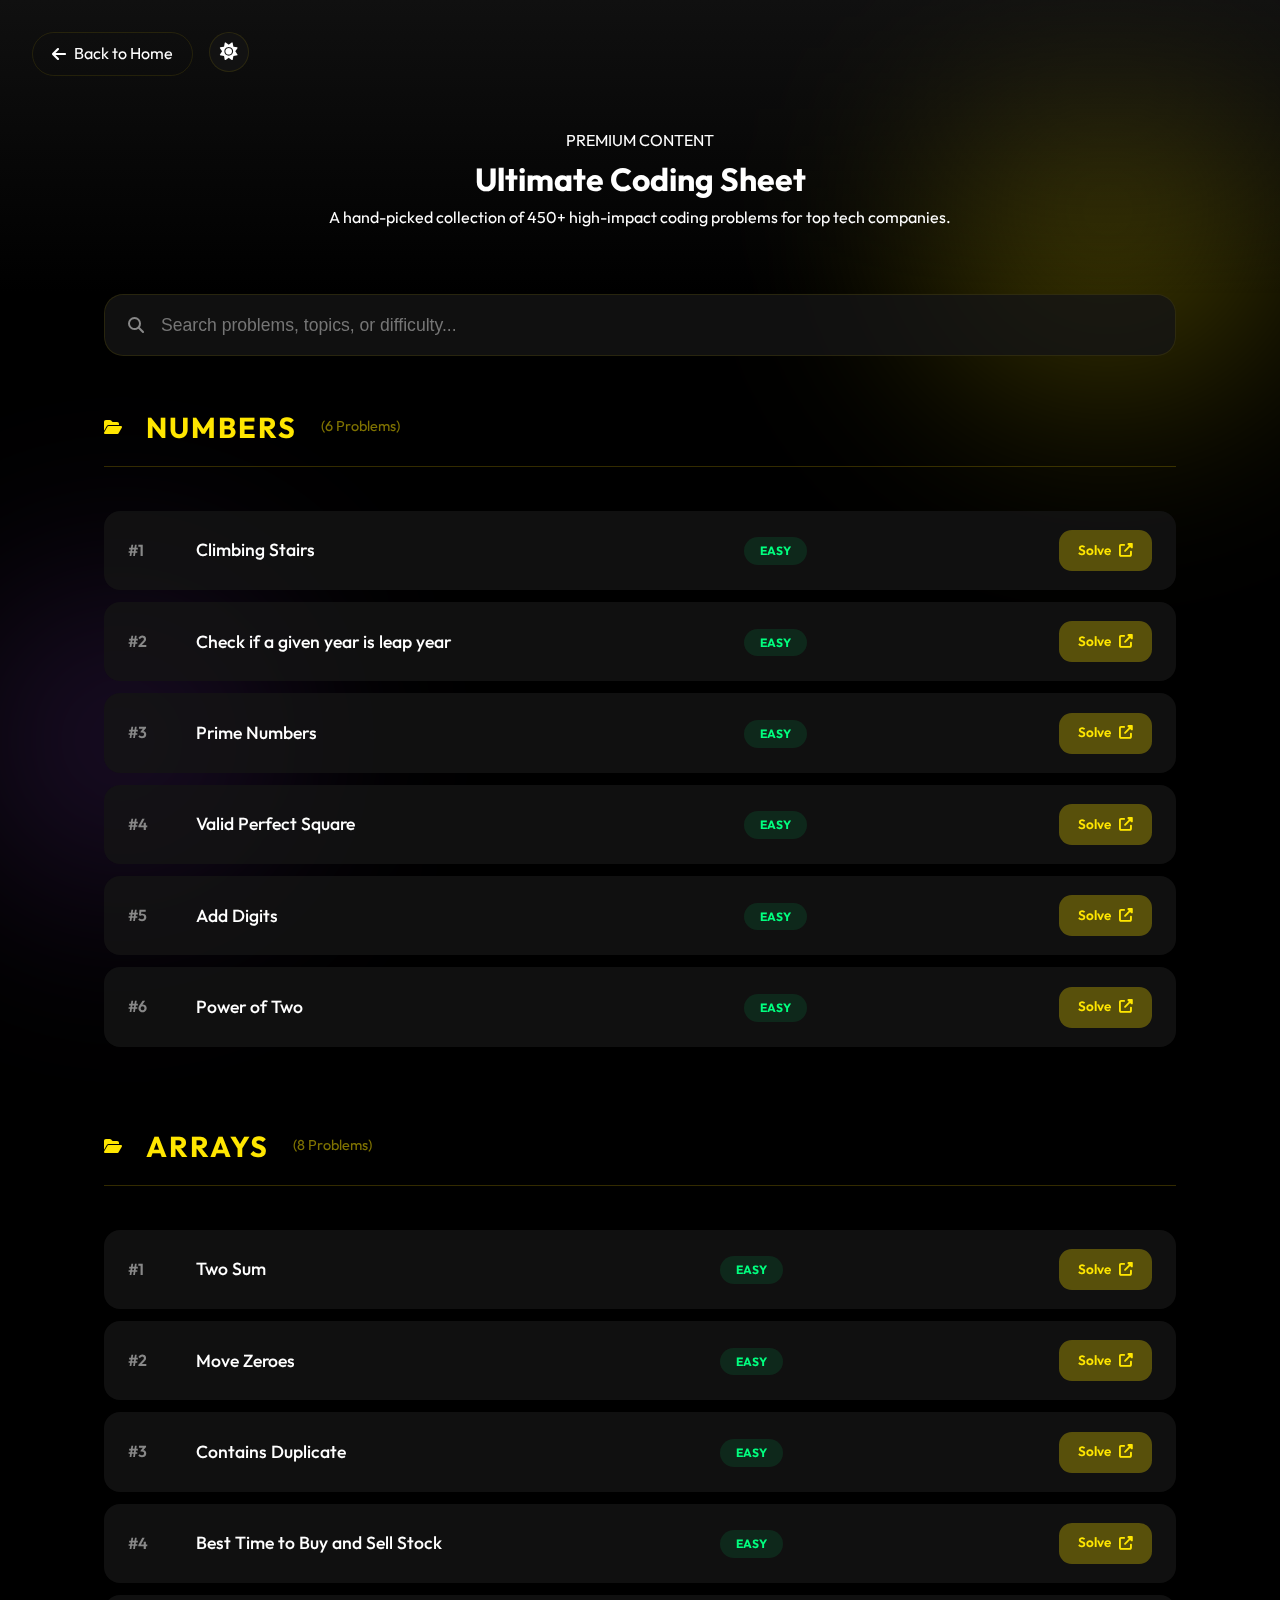
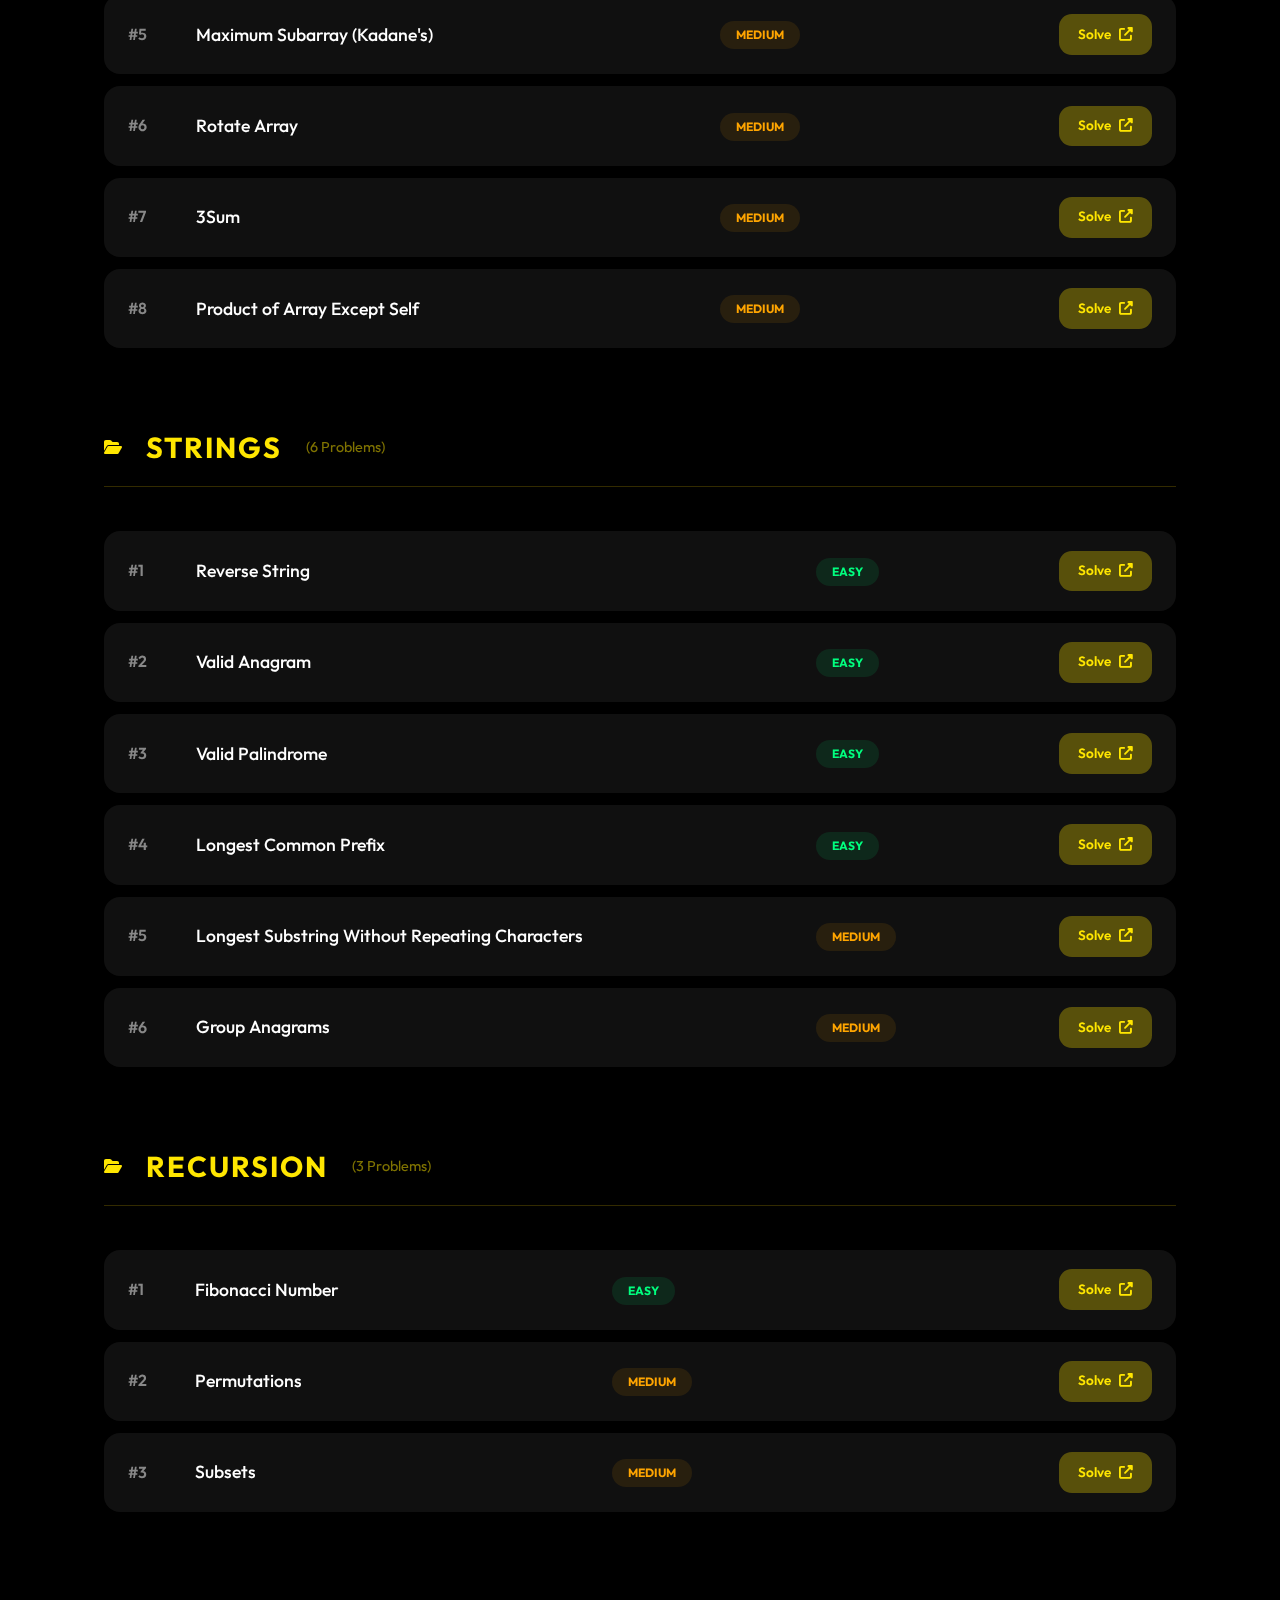
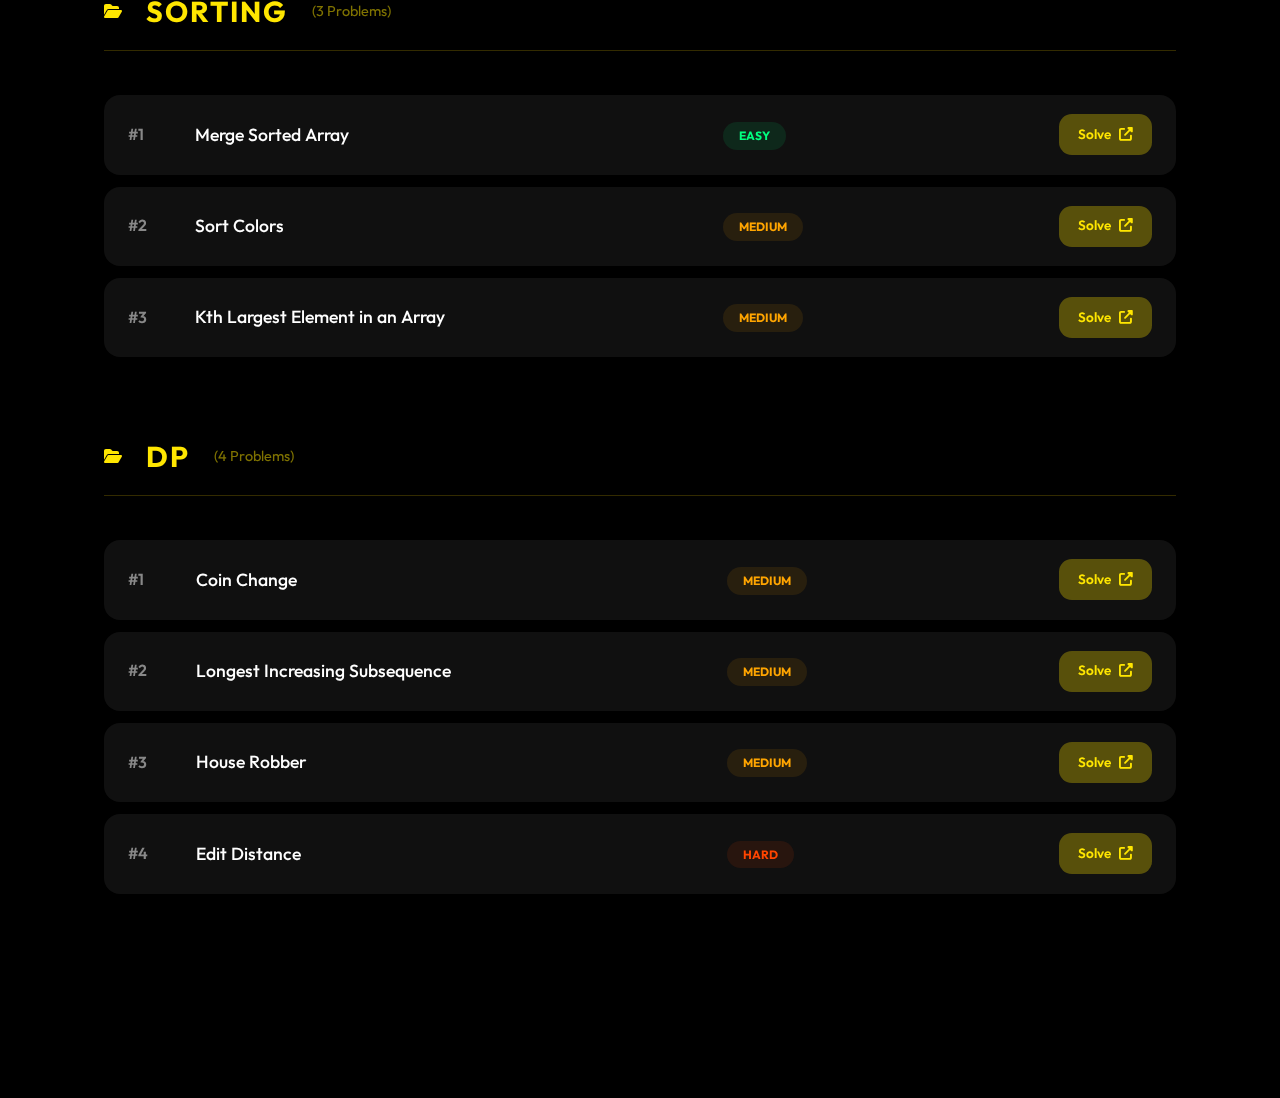
<file: docs/practice.html>
<!DOCTYPE html>
<html lang="en">

<head>
    <meta charset="UTF-8">
    <meta name="viewport" content="width=device-width, initial-scale=1.0">
    <title>Practice Sheet | LMT JOBS</title>
    <link rel="stylesheet" href="style.css">
    <link rel="stylesheet" href="https://cdnjs.cloudflare.com/ajax/libs/font-awesome/6.4.0/css/all.min.css">
    <style>
        .practice-hero {
            padding: 8rem 10% 4rem;
            text-align: center;
            background: linear-gradient(to bottom, var(--card-bg), transparent);
        }

        .practice-container {
            max-width: 1200px;
            margin: 0 auto;
            padding: 0 5% 8rem;
        }

        .topic-section {
            margin-bottom: 4rem;
        }

        .topic-header {
            display: flex;
            align-items: center;
            gap: 1.5rem;
            margin-bottom: 2rem;
            color: var(--accent-color);
            border-bottom: 1px solid rgba(255, 215, 0, 0.2);
            padding-bottom: 1rem;
        }

        .topic-header h2 {
            font-size: 1.8rem;
            letter-spacing: 2px;
            text-transform: uppercase;
        }

        .problems-table {
            width: 100%;
            border-collapse: separate;
            border-spacing: 0 0.8rem;
        }

        .problem-row {
            background: var(--card-bg);
            border: 1px solid var(--border-color);
            transition: all 0.3s ease;
        }

        .problem-row:hover {
            transform: scale(1.01);
            border-color: var(--accent-color);
            box-shadow: 0 5px 15px rgba(255, 215, 0, 0.05);
        }

        .problem-row td {
            padding: 1.2rem 1.5rem;
        }

        .problem-row td:first-child {
            border-radius: 1rem 0 0 1rem;
            font-weight: 600;
            color: #888;
            width: 60px;
        }

        .problem-row td:last-child {
            border-radius: 0 1rem 1rem 0;
            text-align: right;
        }

        .problem-name {
            font-size: 1.1rem;
            font-weight: 500;
            color: var(--text-primary);
            text-decoration: none;
            transition: color 0.3s ease;
        }

        .problem-name:hover {
            color: var(--accent-color);
        }

        .difficulty-badge {
            padding: 0.4rem 1rem;
            border-radius: 2rem;
            font-size: 0.75rem;
            font-weight: 700;
            text-transform: uppercase;
        }

        .difficulty-Easy {
            background: rgba(0, 255, 127, 0.1);
            color: #00ff7f;
        }

        .difficulty-Medium {
            background: rgba(255, 165, 0, 0.1);
            color: #ffa500;
        }

        .difficulty-Hard {
            background: rgba(255, 69, 0, 0.1);
            color: #ff4500;
        }

        .btn-solve {
            background: var(--accent-glow);
            color: var(--accent-color);
            padding: 0.6rem 1.2rem;
            border-radius: 0.8rem;
            text-decoration: none;
            font-size: 0.85rem;
            font-weight: 600;
            transition: all 0.3s ease;
            display: inline-flex;
            align-items: center;
            gap: 0.5rem;
        }

        .btn-solve:hover {
            background: var(--accent-color);
            color: black;
        }

        .search-bar {
            margin-bottom: 3rem;
            position: relative;
        }

        .search-bar i {
            position: absolute;
            left: 1.5rem;
            top: 50%;
            transform: translateY(-50%);
            color: #888;
        }

        .search-bar input {
            width: 100%;
            background: var(--card-bg);
            border: 1px solid var(--border-color);
            padding: 1.2rem 1.2rem 1.2rem 3.5rem;
            border-radius: 1.2rem;
            color: var(--text-primary);
            font-size: 1.1rem;
            outline: none;
            transition: border-color 0.3s ease;
        }

        .search-bar input:focus {
            border-color: var(--accent-color);
        }

        .back-nav {
            position: fixed;
            top: 2rem;
            left: 2rem;
            z-index: 100;
        }
    </style>
</head>

<body>
    <div class="back-nav" style="display: flex; gap: 1rem;">
        <a href="index.html" class="btn-outline" style="text-decoration: none; display: flex; align-items: center; gap: 0.5rem;">
            <i class="fas fa-arrow-left"></i> Back to Home
        </a>
        <button class="theme-toggle" id="themeToggle">
            <i class="fas fa-sun"></i>
        </button>
    </div>

    <section class="practice-hero">
        <span>PREMIUM CONTENT</span>
        <h1>Ultimate <span>Coding</span> Sheet</h1>
        <p>A hand-picked collection of 450+ high-impact coding problems for top tech companies.</p>
    </section>

    <div class="practice-container">
        <div class="search-bar">
            <i class="fas fa-search"></i>
            <input type="text" id="problemSearch" placeholder="Search problems, topics, or difficulty..."
                onkeyup="filterProblems()">
        </div>

        
        <div class="topic-section">
            <div class="topic-header">
                <i class="fas fa-folder-open"></i>
                <h2>NUMBERS</h2>
                <span style="opacity: 0.5; font-size: 0.9rem;">(6 Problems)</span>
            </div>

            <table class="problems-table">
                
                <tr class="problem-row">
                    <td>#1</td>
                    <td>
                        <a href="https://leetcode.com/problems/climbing-stairs" target="_blank" class="problem-name">Climbing Stairs</a>
                    </td>
                    <td>
                        <span class="difficulty-badge difficulty-Easy">Easy</span>
                    </td>
                    <td>
                        <a href="https://leetcode.com/problems/climbing-stairs" target="_blank" class="btn-solve">
                            Solve <i class="fas fa-external-link-alt"></i>
                        </a>
                    </td>
                </tr>
                
                <tr class="problem-row">
                    <td>#2</td>
                    <td>
                        <a href="https://www.geeksforgeeks.org/program-check-given-year-leap-year/" target="_blank" class="problem-name">Check if a given year is leap year</a>
                    </td>
                    <td>
                        <span class="difficulty-badge difficulty-Easy">Easy</span>
                    </td>
                    <td>
                        <a href="https://www.geeksforgeeks.org/program-check-given-year-leap-year/" target="_blank" class="btn-solve">
                            Solve <i class="fas fa-external-link-alt"></i>
                        </a>
                    </td>
                </tr>
                
                <tr class="problem-row">
                    <td>#3</td>
                    <td>
                        <a href="https://www.geeksforgeeks.org/prime-numbers/" target="_blank" class="problem-name">Prime Numbers</a>
                    </td>
                    <td>
                        <span class="difficulty-badge difficulty-Easy">Easy</span>
                    </td>
                    <td>
                        <a href="https://www.geeksforgeeks.org/prime-numbers/" target="_blank" class="btn-solve">
                            Solve <i class="fas fa-external-link-alt"></i>
                        </a>
                    </td>
                </tr>
                
                <tr class="problem-row">
                    <td>#4</td>
                    <td>
                        <a href="https://leetcode.com/problems/valid-perfect-square/" target="_blank" class="problem-name">Valid Perfect Square</a>
                    </td>
                    <td>
                        <span class="difficulty-badge difficulty-Easy">Easy</span>
                    </td>
                    <td>
                        <a href="https://leetcode.com/problems/valid-perfect-square/" target="_blank" class="btn-solve">
                            Solve <i class="fas fa-external-link-alt"></i>
                        </a>
                    </td>
                </tr>
                
                <tr class="problem-row">
                    <td>#5</td>
                    <td>
                        <a href="https://leetcode.com/problems/add-digits/" target="_blank" class="problem-name">Add Digits</a>
                    </td>
                    <td>
                        <span class="difficulty-badge difficulty-Easy">Easy</span>
                    </td>
                    <td>
                        <a href="https://leetcode.com/problems/add-digits/" target="_blank" class="btn-solve">
                            Solve <i class="fas fa-external-link-alt"></i>
                        </a>
                    </td>
                </tr>
                
                <tr class="problem-row">
                    <td>#6</td>
                    <td>
                        <a href="https://leetcode.com/problems/power-of-two/" target="_blank" class="problem-name">Power of Two</a>
                    </td>
                    <td>
                        <span class="difficulty-badge difficulty-Easy">Easy</span>
                    </td>
                    <td>
                        <a href="https://leetcode.com/problems/power-of-two/" target="_blank" class="btn-solve">
                            Solve <i class="fas fa-external-link-alt"></i>
                        </a>
                    </td>
                </tr>
                
            </table>
        </div>
        
        <div class="topic-section">
            <div class="topic-header">
                <i class="fas fa-folder-open"></i>
                <h2>ARRAYS</h2>
                <span style="opacity: 0.5; font-size: 0.9rem;">(8 Problems)</span>
            </div>

            <table class="problems-table">
                
                <tr class="problem-row">
                    <td>#1</td>
                    <td>
                        <a href="https://leetcode.com/problems/two-sum" target="_blank" class="problem-name">Two Sum</a>
                    </td>
                    <td>
                        <span class="difficulty-badge difficulty-Easy">Easy</span>
                    </td>
                    <td>
                        <a href="https://leetcode.com/problems/two-sum" target="_blank" class="btn-solve">
                            Solve <i class="fas fa-external-link-alt"></i>
                        </a>
                    </td>
                </tr>
                
                <tr class="problem-row">
                    <td>#2</td>
                    <td>
                        <a href="https://leetcode.com/problems/move-zeroes" target="_blank" class="problem-name">Move Zeroes</a>
                    </td>
                    <td>
                        <span class="difficulty-badge difficulty-Easy">Easy</span>
                    </td>
                    <td>
                        <a href="https://leetcode.com/problems/move-zeroes" target="_blank" class="btn-solve">
                            Solve <i class="fas fa-external-link-alt"></i>
                        </a>
                    </td>
                </tr>
                
                <tr class="problem-row">
                    <td>#3</td>
                    <td>
                        <a href="https://leetcode.com/problems/contains-duplicate" target="_blank" class="problem-name">Contains Duplicate</a>
                    </td>
                    <td>
                        <span class="difficulty-badge difficulty-Easy">Easy</span>
                    </td>
                    <td>
                        <a href="https://leetcode.com/problems/contains-duplicate" target="_blank" class="btn-solve">
                            Solve <i class="fas fa-external-link-alt"></i>
                        </a>
                    </td>
                </tr>
                
                <tr class="problem-row">
                    <td>#4</td>
                    <td>
                        <a href="https://leetcode.com/problems/best-time-to-buy-and-sell-stock/" target="_blank" class="problem-name">Best Time to Buy and Sell Stock</a>
                    </td>
                    <td>
                        <span class="difficulty-badge difficulty-Easy">Easy</span>
                    </td>
                    <td>
                        <a href="https://leetcode.com/problems/best-time-to-buy-and-sell-stock/" target="_blank" class="btn-solve">
                            Solve <i class="fas fa-external-link-alt"></i>
                        </a>
                    </td>
                </tr>
                
                <tr class="problem-row">
                    <td>#5</td>
                    <td>
                        <a href="https://leetcode.com/problems/maximum-subarray/" target="_blank" class="problem-name">Maximum Subarray (Kadane's)</a>
                    </td>
                    <td>
                        <span class="difficulty-badge difficulty-Medium">Medium</span>
                    </td>
                    <td>
                        <a href="https://leetcode.com/problems/maximum-subarray/" target="_blank" class="btn-solve">
                            Solve <i class="fas fa-external-link-alt"></i>
                        </a>
                    </td>
                </tr>
                
                <tr class="problem-row">
                    <td>#6</td>
                    <td>
                        <a href="https://leetcode.com/problems/rotate-array/" target="_blank" class="problem-name">Rotate Array</a>
                    </td>
                    <td>
                        <span class="difficulty-badge difficulty-Medium">Medium</span>
                    </td>
                    <td>
                        <a href="https://leetcode.com/problems/rotate-array/" target="_blank" class="btn-solve">
                            Solve <i class="fas fa-external-link-alt"></i>
                        </a>
                    </td>
                </tr>
                
                <tr class="problem-row">
                    <td>#7</td>
                    <td>
                        <a href="https://leetcode.com/problems/3sum/" target="_blank" class="problem-name">3Sum</a>
                    </td>
                    <td>
                        <span class="difficulty-badge difficulty-Medium">Medium</span>
                    </td>
                    <td>
                        <a href="https://leetcode.com/problems/3sum/" target="_blank" class="btn-solve">
                            Solve <i class="fas fa-external-link-alt"></i>
                        </a>
                    </td>
                </tr>
                
                <tr class="problem-row">
                    <td>#8</td>
                    <td>
                        <a href="https://leetcode.com/problems/product-of-array-except-self/" target="_blank" class="problem-name">Product of Array Except Self</a>
                    </td>
                    <td>
                        <span class="difficulty-badge difficulty-Medium">Medium</span>
                    </td>
                    <td>
                        <a href="https://leetcode.com/problems/product-of-array-except-self/" target="_blank" class="btn-solve">
                            Solve <i class="fas fa-external-link-alt"></i>
                        </a>
                    </td>
                </tr>
                
            </table>
        </div>
        
        <div class="topic-section">
            <div class="topic-header">
                <i class="fas fa-folder-open"></i>
                <h2>STRINGS</h2>
                <span style="opacity: 0.5; font-size: 0.9rem;">(6 Problems)</span>
            </div>

            <table class="problems-table">
                
                <tr class="problem-row">
                    <td>#1</td>
                    <td>
                        <a href="https://leetcode.com/problems/reverse-string/" target="_blank" class="problem-name">Reverse String</a>
                    </td>
                    <td>
                        <span class="difficulty-badge difficulty-Easy">Easy</span>
                    </td>
                    <td>
                        <a href="https://leetcode.com/problems/reverse-string/" target="_blank" class="btn-solve">
                            Solve <i class="fas fa-external-link-alt"></i>
                        </a>
                    </td>
                </tr>
                
                <tr class="problem-row">
                    <td>#2</td>
                    <td>
                        <a href="https://leetcode.com/problems/valid-anagram/" target="_blank" class="problem-name">Valid Anagram</a>
                    </td>
                    <td>
                        <span class="difficulty-badge difficulty-Easy">Easy</span>
                    </td>
                    <td>
                        <a href="https://leetcode.com/problems/valid-anagram/" target="_blank" class="btn-solve">
                            Solve <i class="fas fa-external-link-alt"></i>
                        </a>
                    </td>
                </tr>
                
                <tr class="problem-row">
                    <td>#3</td>
                    <td>
                        <a href="https://leetcode.com/problems/valid-palindrome/" target="_blank" class="problem-name">Valid Palindrome</a>
                    </td>
                    <td>
                        <span class="difficulty-badge difficulty-Easy">Easy</span>
                    </td>
                    <td>
                        <a href="https://leetcode.com/problems/valid-palindrome/" target="_blank" class="btn-solve">
                            Solve <i class="fas fa-external-link-alt"></i>
                        </a>
                    </td>
                </tr>
                
                <tr class="problem-row">
                    <td>#4</td>
                    <td>
                        <a href="https://leetcode.com/problems/longest-common-prefix/" target="_blank" class="problem-name">Longest Common Prefix</a>
                    </td>
                    <td>
                        <span class="difficulty-badge difficulty-Easy">Easy</span>
                    </td>
                    <td>
                        <a href="https://leetcode.com/problems/longest-common-prefix/" target="_blank" class="btn-solve">
                            Solve <i class="fas fa-external-link-alt"></i>
                        </a>
                    </td>
                </tr>
                
                <tr class="problem-row">
                    <td>#5</td>
                    <td>
                        <a href="https://leetcode.com/problems/longest-substring-without-repeating-characters/" target="_blank" class="problem-name">Longest Substring Without Repeating Characters</a>
                    </td>
                    <td>
                        <span class="difficulty-badge difficulty-Medium">Medium</span>
                    </td>
                    <td>
                        <a href="https://leetcode.com/problems/longest-substring-without-repeating-characters/" target="_blank" class="btn-solve">
                            Solve <i class="fas fa-external-link-alt"></i>
                        </a>
                    </td>
                </tr>
                
                <tr class="problem-row">
                    <td>#6</td>
                    <td>
                        <a href="https://leetcode.com/problems/group-anagrams/" target="_blank" class="problem-name">Group Anagrams</a>
                    </td>
                    <td>
                        <span class="difficulty-badge difficulty-Medium">Medium</span>
                    </td>
                    <td>
                        <a href="https://leetcode.com/problems/group-anagrams/" target="_blank" class="btn-solve">
                            Solve <i class="fas fa-external-link-alt"></i>
                        </a>
                    </td>
                </tr>
                
            </table>
        </div>
        
        <div class="topic-section">
            <div class="topic-header">
                <i class="fas fa-folder-open"></i>
                <h2>RECURSION</h2>
                <span style="opacity: 0.5; font-size: 0.9rem;">(3 Problems)</span>
            </div>

            <table class="problems-table">
                
                <tr class="problem-row">
                    <td>#1</td>
                    <td>
                        <a href="https://leetcode.com/problems/fibonacci-number/" target="_blank" class="problem-name">Fibonacci Number</a>
                    </td>
                    <td>
                        <span class="difficulty-badge difficulty-Easy">Easy</span>
                    </td>
                    <td>
                        <a href="https://leetcode.com/problems/fibonacci-number/" target="_blank" class="btn-solve">
                            Solve <i class="fas fa-external-link-alt"></i>
                        </a>
                    </td>
                </tr>
                
                <tr class="problem-row">
                    <td>#2</td>
                    <td>
                        <a href="https://leetcode.com/problems/permutations/" target="_blank" class="problem-name">Permutations</a>
                    </td>
                    <td>
                        <span class="difficulty-badge difficulty-Medium">Medium</span>
                    </td>
                    <td>
                        <a href="https://leetcode.com/problems/permutations/" target="_blank" class="btn-solve">
                            Solve <i class="fas fa-external-link-alt"></i>
                        </a>
                    </td>
                </tr>
                
                <tr class="problem-row">
                    <td>#3</td>
                    <td>
                        <a href="https://leetcode.com/problems/subsets/" target="_blank" class="problem-name">Subsets</a>
                    </td>
                    <td>
                        <span class="difficulty-badge difficulty-Medium">Medium</span>
                    </td>
                    <td>
                        <a href="https://leetcode.com/problems/subsets/" target="_blank" class="btn-solve">
                            Solve <i class="fas fa-external-link-alt"></i>
                        </a>
                    </td>
                </tr>
                
            </table>
        </div>
        
        <div class="topic-section">
            <div class="topic-header">
                <i class="fas fa-folder-open"></i>
                <h2>SORTING</h2>
                <span style="opacity: 0.5; font-size: 0.9rem;">(3 Problems)</span>
            </div>

            <table class="problems-table">
                
                <tr class="problem-row">
                    <td>#1</td>
                    <td>
                        <a href="https://leetcode.com/problems/merge-sorted-array/" target="_blank" class="problem-name">Merge Sorted Array</a>
                    </td>
                    <td>
                        <span class="difficulty-badge difficulty-Easy">Easy</span>
                    </td>
                    <td>
                        <a href="https://leetcode.com/problems/merge-sorted-array/" target="_blank" class="btn-solve">
                            Solve <i class="fas fa-external-link-alt"></i>
                        </a>
                    </td>
                </tr>
                
                <tr class="problem-row">
                    <td>#2</td>
                    <td>
                        <a href="https://leetcode.com/problems/sort-colors/" target="_blank" class="problem-name">Sort Colors</a>
                    </td>
                    <td>
                        <span class="difficulty-badge difficulty-Medium">Medium</span>
                    </td>
                    <td>
                        <a href="https://leetcode.com/problems/sort-colors/" target="_blank" class="btn-solve">
                            Solve <i class="fas fa-external-link-alt"></i>
                        </a>
                    </td>
                </tr>
                
                <tr class="problem-row">
                    <td>#3</td>
                    <td>
                        <a href="https://leetcode.com/problems/kth-largest-element-in-an-array/" target="_blank" class="problem-name">Kth Largest Element in an Array</a>
                    </td>
                    <td>
                        <span class="difficulty-badge difficulty-Medium">Medium</span>
                    </td>
                    <td>
                        <a href="https://leetcode.com/problems/kth-largest-element-in-an-array/" target="_blank" class="btn-solve">
                            Solve <i class="fas fa-external-link-alt"></i>
                        </a>
                    </td>
                </tr>
                
            </table>
        </div>
        
        <div class="topic-section">
            <div class="topic-header">
                <i class="fas fa-folder-open"></i>
                <h2>DP</h2>
                <span style="opacity: 0.5; font-size: 0.9rem;">(4 Problems)</span>
            </div>

            <table class="problems-table">
                
                <tr class="problem-row">
                    <td>#1</td>
                    <td>
                        <a href="https://leetcode.com/problems/coin-change/" target="_blank" class="problem-name">Coin Change</a>
                    </td>
                    <td>
                        <span class="difficulty-badge difficulty-Medium">Medium</span>
                    </td>
                    <td>
                        <a href="https://leetcode.com/problems/coin-change/" target="_blank" class="btn-solve">
                            Solve <i class="fas fa-external-link-alt"></i>
                        </a>
                    </td>
                </tr>
                
                <tr class="problem-row">
                    <td>#2</td>
                    <td>
                        <a href="https://leetcode.com/problems/longest-increasing-subsequence/" target="_blank" class="problem-name">Longest Increasing Subsequence</a>
                    </td>
                    <td>
                        <span class="difficulty-badge difficulty-Medium">Medium</span>
                    </td>
                    <td>
                        <a href="https://leetcode.com/problems/longest-increasing-subsequence/" target="_blank" class="btn-solve">
                            Solve <i class="fas fa-external-link-alt"></i>
                        </a>
                    </td>
                </tr>
                
                <tr class="problem-row">
                    <td>#3</td>
                    <td>
                        <a href="https://leetcode.com/problems/house-robber/" target="_blank" class="problem-name">House Robber</a>
                    </td>
                    <td>
                        <span class="difficulty-badge difficulty-Medium">Medium</span>
                    </td>
                    <td>
                        <a href="https://leetcode.com/problems/house-robber/" target="_blank" class="btn-solve">
                            Solve <i class="fas fa-external-link-alt"></i>
                        </a>
                    </td>
                </tr>
                
                <tr class="problem-row">
                    <td>#4</td>
                    <td>
                        <a href="https://leetcode.com/problems/edit-distance/" target="_blank" class="problem-name">Edit Distance</a>
                    </td>
                    <td>
                        <span class="difficulty-badge difficulty-Hard">Hard</span>
                    </td>
                    <td>
                        <a href="https://leetcode.com/problems/edit-distance/" target="_blank" class="btn-solve">
                            Solve <i class="fas fa-external-link-alt"></i>
                        </a>
                    </td>
                </tr>
                
            </table>
        </div>
        
    </div>

    <script src="main.js"></script>
    <script>
        function filterProblems() {
            let input = document.getElementById('problemSearch');
            let filter = input.value.toUpperCase();
            let rows = document.getElementsByClassName('problem-row');

            for (let i = 0; i < rows.length; i++) {
                let nameCell = rows[i].getElementsByClassName('problem-name')[0];
                let topicDiv = rows[i].closest('.topic-section').getElementsByTagName('h2')[0];
                let difficulty = rows[i].getElementsByClassName('difficulty-badge')[0];

                if (nameCell || topicDiv) {
                    let txtValue = (nameCell.textContent || nameCell.innerText) +
                        (topicDiv.textContent || topicDiv.innerText) +
                        (difficulty.textContent || difficulty.innerText);
                    if (txtValue.toUpperCase().indexOf(filter) > -1) {
                        rows[i].style.display = "";
                    } else {
                        rows[i].style.display = "none";
                    }
                }
            }

            // Hide headers if no children visible
            let sections = document.getElementsByClassName('topic-section');
            for (let s of sections) {
                let visibleRows = s.querySelectorAll('.problem-row[style=""]');
                if (visibleRows.length === 0 && filter !== "") {
                    // Check if all rows are hidden
                    let allHidden = true;
                    for (let r of s.getElementsByClassName('problem-row')) {
                        if (r.style.display !== 'none') allHidden = false;
                    }
                    s.style.display = allHidden ? "none" : "";
                } else {
                    s.style.display = "";
                }
            }
        }
    </script>
</body>

</html>
</file>
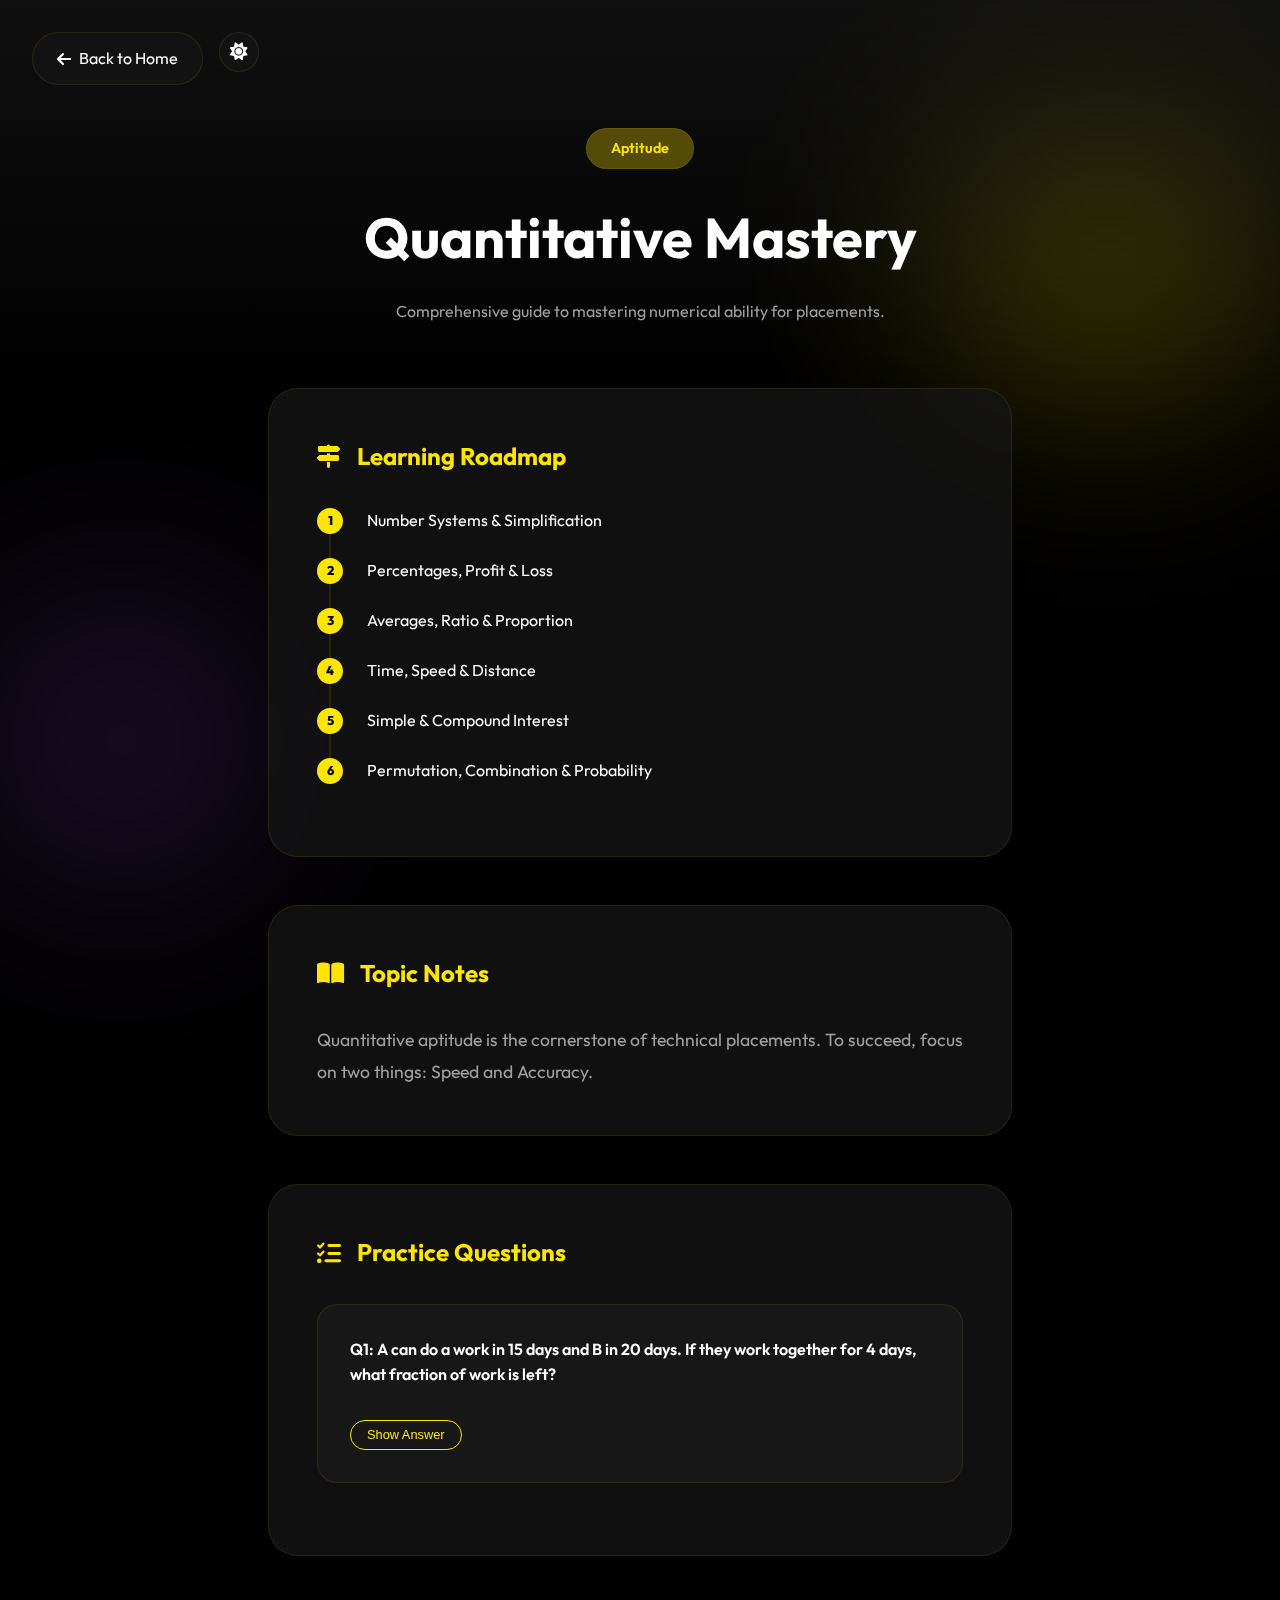
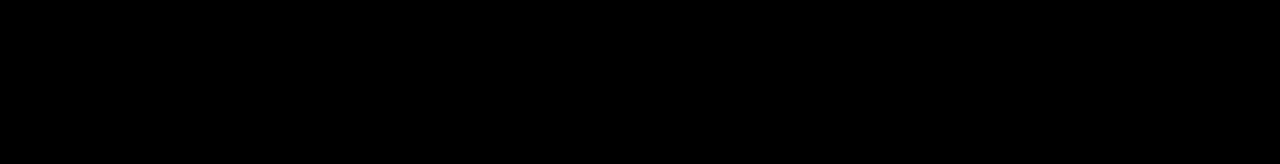
<file: docs/prep_1.html>
<!DOCTYPE html>
<html lang="en">

<head>
    <meta charset="UTF-8">
    <meta name="viewport" content="width=device-width, initial-scale=1.0">
    <title>Quantitative Mastery | LMT JOBS Preparation</title>
    <link rel="stylesheet" href="style.css">
    <link rel="stylesheet" href="https://cdnjs.cloudflare.com/ajax/libs/font-awesome/6.4.0/css/all.min.css">
    <style>
        .detail-header {
            padding: 8rem 10% 4rem;
            background: linear-gradient(to bottom, var(--card-bg), transparent);
            text-align: center;
        }

        .category-badge {
            background: var(--accent-glow);
            color: var(--accent-color);
            padding: 0.5rem 1.5rem;
            border-radius: 50px;
            font-size: 0.9rem;
            font-weight: 600;
            display: inline-block;
            margin-bottom: 1.5rem;
            border: 1px solid var(--border-color);
        }

        .detail-container {
            max-width: 1000px;
            margin: 0 auto;
            padding: 0 10% 10rem;
        }

        .content-card {
            background: var(--card-bg);
            border: 1px solid var(--border-color);
            border-radius: 30px;
            padding: 3rem;
            backdrop-filter: var(--glass-blur);
            margin-bottom: 3rem;
        }

        .section-header {
            display: flex;
            align-items: center;
            gap: 1rem;
            margin-bottom: 2rem;
            color: var(--accent-color);
        }

        .section-header i {
            font-size: 1.5rem;
        }

        .roadmap-list {
            list-style: none;
        }

        .roadmap-item {
            display: flex;
            align-items: center;
            gap: 1.5rem;
            margin-bottom: 1.5rem;
            position: relative;
        }

        .roadmap-item::before {
            content: '';
            position: absolute;
            left: 12px;
            top: 24px;
            bottom: -24px;
            width: 2px;
            background: var(--border-color);
        }

        .roadmap-item:last-child::before {
            display: none;
        }

        .step-num {
            width: 26px;
            height: 26px;
            background: var(--accent-color);
            border-radius: 50%;
            display: flex;
            align-items: center;
            justify-content: center;
            color: var(--bg-color);
            font-weight: 800;
            font-size: 0.8rem;
            position: relative;
            z-index: 1;
        }

        .notes-content {
            line-height: 1.8;
            color: var(--text-secondary);
            font-size: 1.1rem;
        }

        .question-card {
            background: rgba(255, 255, 255, 0.03);
            border: 1px solid var(--border-color);
            padding: 2rem;
            border-radius: 20px;
            margin-bottom: 1.5rem;
        }

        .question-text {
            font-weight: 600;
            margin-bottom: 1rem;
            display: block;
        }

        .answer-box {
            padding: 1rem;
            background: rgba(255, 230, 0, 0.05);
            border-left: 4px solid var(--accent-color);
            border-radius: 4px;
            font-family: monospace;
            display: none;
        }

        .show-answer {
            background: transparent;
            border: 1px solid var(--accent-color);
            color: var(--accent-color);
            padding: 0.4rem 1rem;
            border-radius: 50px;
            cursor: pointer;
            font-size: 0.8rem;
            margin-top: 1rem;
            transition: var(--transition);
        }

        .show-answer:hover {
            background: var(--accent-color);
            color: black;
        }

        .back-btn {
            position: fixed;
            top: 2rem;
            left: 2rem;
            z-index: 1001;
            background: var(--card-bg);
            border: 1px solid var(--border-color);
            color: var(--text-primary);
            padding: 0.8rem 1.5rem;
            border-radius: 50px;
            text-decoration: none;
            backdrop-filter: var(--glass-blur);
            display: flex;
            align-items: center;
            gap: 0.5rem;
            transition: var(--transition);
        }

        .back-btn:hover {
            border-color: var(--accent-color);
            color: var(--accent-color);
        }
    </style>
</head>

<body>
    <div style="position: fixed; top: 2rem; left: 2rem; z-index: 1001; display: flex; gap: 1rem;">
        <a href="index.html" class="back-btn" style="position: static; margin: 0;"><i class="fas fa-arrow-left"></i> Back to
            Home</a>
        <button class="theme-toggle" id="themeToggle">
            <i class="fas fa-sun"></i>
        </button>
    </div>

    <header class="detail-header">
        <span class="category-badge">Aptitude</span>
        <h1 style="font-size: 3.5rem; margin-bottom: 1rem;">Quantitative Mastery</h1>
        <p style="color: var(--text-secondary); max-width: 600px; margin: 0 auto;">Comprehensive guide to mastering numerical ability for placements.</p>
    </header>

    <div class="detail-container">
        <!-- Roadmap Section -->
        <div class="content-card">
            <div class="section-header">
                <i class="fas fa-map-signs"></i>
                <h2>Learning Roadmap</h2>
            </div>
            <ul class="roadmap-list">
                
                <li class="roadmap-item">
                    <div class="step-num">1</div>
                    <span>Number Systems & Simplification</span>
                </li>
                
                <li class="roadmap-item">
                    <div class="step-num">2</div>
                    <span>Percentages, Profit & Loss</span>
                </li>
                
                <li class="roadmap-item">
                    <div class="step-num">3</div>
                    <span>Averages, Ratio & Proportion</span>
                </li>
                
                <li class="roadmap-item">
                    <div class="step-num">4</div>
                    <span>Time, Speed & Distance</span>
                </li>
                
                <li class="roadmap-item">
                    <div class="step-num">5</div>
                    <span>Simple & Compound Interest</span>
                </li>
                
                <li class="roadmap-item">
                    <div class="step-num">6</div>
                    <span>Permutation, Combination & Probability</span>
                </li>
                
            </ul>
        </div>

        <!-- Notes Section -->
        <div class="content-card">
            <div class="section-header">
                <i class="fas fa-book-open"></i>
                <h2>Topic Notes</h2>
            </div>
            <div class="notes-content">
                Quantitative aptitude is the cornerstone of technical placements. To succeed, focus on two things: Speed and Accuracy.
            </div>
        </div>

        <!-- Practice Section -->
        <div class="content-card">
            <div class="section-header">
                <i class="fas fa-tasks"></i>
                <h2>Practice Questions</h2>
            </div>
            
            <div class="question-card">
                <span class="question-text">Q1: A can do a work in 15 days and B in 20 days. If they work together for 4 days, what fraction of work is left?</span>
                <button class="show-answer" onclick="toggleAnswer(this)">Show Answer</button>
                <div class="answer-box">
                    Ans: 8/15.
                </div>
            </div>
            
        </div>
    </div>

    <script src="main.js"></script>
    <script>
        function toggleAnswer(btn) {
            const box = btn.nextElementSibling;
            if (box.style.display === 'block') {
                box.style.display = 'none';
                btn.innerText = 'Show Answer';
            } else {
                box.style.display = 'block';
                btn.innerText = 'Hide Answer';
            }
        }
    </script>
</body>

</html>
</file>
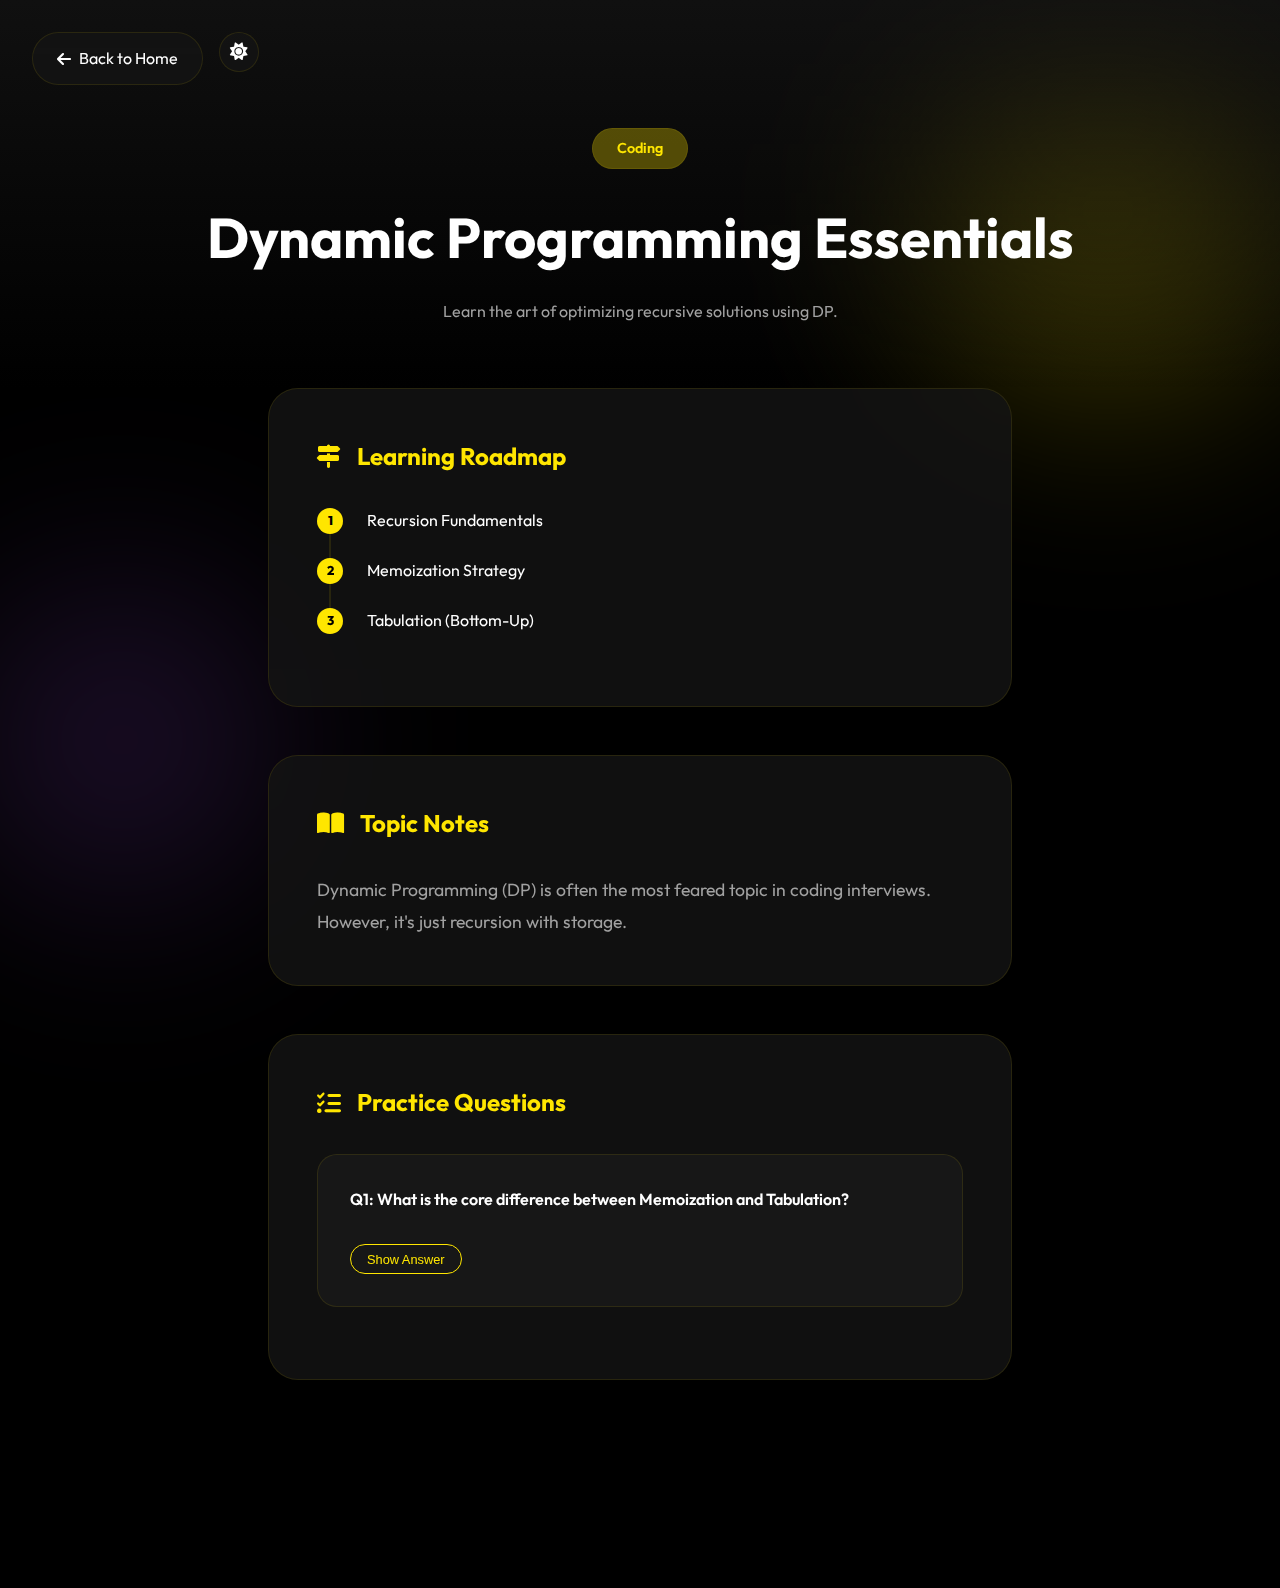
<file: docs/prep_2.html>
<!DOCTYPE html>
<html lang="en">

<head>
    <meta charset="UTF-8">
    <meta name="viewport" content="width=device-width, initial-scale=1.0">
    <title>Dynamic Programming Essentials | LMT JOBS Preparation</title>
    <link rel="stylesheet" href="style.css">
    <link rel="stylesheet" href="https://cdnjs.cloudflare.com/ajax/libs/font-awesome/6.4.0/css/all.min.css">
    <style>
        .detail-header {
            padding: 8rem 10% 4rem;
            background: linear-gradient(to bottom, var(--card-bg), transparent);
            text-align: center;
        }

        .category-badge {
            background: var(--accent-glow);
            color: var(--accent-color);
            padding: 0.5rem 1.5rem;
            border-radius: 50px;
            font-size: 0.9rem;
            font-weight: 600;
            display: inline-block;
            margin-bottom: 1.5rem;
            border: 1px solid var(--border-color);
        }

        .detail-container {
            max-width: 1000px;
            margin: 0 auto;
            padding: 0 10% 10rem;
        }

        .content-card {
            background: var(--card-bg);
            border: 1px solid var(--border-color);
            border-radius: 30px;
            padding: 3rem;
            backdrop-filter: var(--glass-blur);
            margin-bottom: 3rem;
        }

        .section-header {
            display: flex;
            align-items: center;
            gap: 1rem;
            margin-bottom: 2rem;
            color: var(--accent-color);
        }

        .section-header i {
            font-size: 1.5rem;
        }

        .roadmap-list {
            list-style: none;
        }

        .roadmap-item {
            display: flex;
            align-items: center;
            gap: 1.5rem;
            margin-bottom: 1.5rem;
            position: relative;
        }

        .roadmap-item::before {
            content: '';
            position: absolute;
            left: 12px;
            top: 24px;
            bottom: -24px;
            width: 2px;
            background: var(--border-color);
        }

        .roadmap-item:last-child::before {
            display: none;
        }

        .step-num {
            width: 26px;
            height: 26px;
            background: var(--accent-color);
            border-radius: 50%;
            display: flex;
            align-items: center;
            justify-content: center;
            color: var(--bg-color);
            font-weight: 800;
            font-size: 0.8rem;
            position: relative;
            z-index: 1;
        }

        .notes-content {
            line-height: 1.8;
            color: var(--text-secondary);
            font-size: 1.1rem;
        }

        .question-card {
            background: rgba(255, 255, 255, 0.03);
            border: 1px solid var(--border-color);
            padding: 2rem;
            border-radius: 20px;
            margin-bottom: 1.5rem;
        }

        .question-text {
            font-weight: 600;
            margin-bottom: 1rem;
            display: block;
        }

        .answer-box {
            padding: 1rem;
            background: rgba(255, 230, 0, 0.05);
            border-left: 4px solid var(--accent-color);
            border-radius: 4px;
            font-family: monospace;
            display: none;
        }

        .show-answer {
            background: transparent;
            border: 1px solid var(--accent-color);
            color: var(--accent-color);
            padding: 0.4rem 1rem;
            border-radius: 50px;
            cursor: pointer;
            font-size: 0.8rem;
            margin-top: 1rem;
            transition: var(--transition);
        }

        .show-answer:hover {
            background: var(--accent-color);
            color: black;
        }

        .back-btn {
            position: fixed;
            top: 2rem;
            left: 2rem;
            z-index: 1001;
            background: var(--card-bg);
            border: 1px solid var(--border-color);
            color: var(--text-primary);
            padding: 0.8rem 1.5rem;
            border-radius: 50px;
            text-decoration: none;
            backdrop-filter: var(--glass-blur);
            display: flex;
            align-items: center;
            gap: 0.5rem;
            transition: var(--transition);
        }

        .back-btn:hover {
            border-color: var(--accent-color);
            color: var(--accent-color);
        }
    </style>
</head>

<body>
    <div style="position: fixed; top: 2rem; left: 2rem; z-index: 1001; display: flex; gap: 1rem;">
        <a href="index.html" class="back-btn" style="position: static; margin: 0;"><i class="fas fa-arrow-left"></i> Back to
            Home</a>
        <button class="theme-toggle" id="themeToggle">
            <i class="fas fa-sun"></i>
        </button>
    </div>

    <header class="detail-header">
        <span class="category-badge">Coding</span>
        <h1 style="font-size: 3.5rem; margin-bottom: 1rem;">Dynamic Programming Essentials</h1>
        <p style="color: var(--text-secondary); max-width: 600px; margin: 0 auto;">Learn the art of optimizing recursive solutions using DP.</p>
    </header>

    <div class="detail-container">
        <!-- Roadmap Section -->
        <div class="content-card">
            <div class="section-header">
                <i class="fas fa-map-signs"></i>
                <h2>Learning Roadmap</h2>
            </div>
            <ul class="roadmap-list">
                
                <li class="roadmap-item">
                    <div class="step-num">1</div>
                    <span>Recursion Fundamentals</span>
                </li>
                
                <li class="roadmap-item">
                    <div class="step-num">2</div>
                    <span>Memoization Strategy</span>
                </li>
                
                <li class="roadmap-item">
                    <div class="step-num">3</div>
                    <span>Tabulation (Bottom-Up)</span>
                </li>
                
            </ul>
        </div>

        <!-- Notes Section -->
        <div class="content-card">
            <div class="section-header">
                <i class="fas fa-book-open"></i>
                <h2>Topic Notes</h2>
            </div>
            <div class="notes-content">
                Dynamic Programming (DP) is often the most feared topic in coding interviews. However, it's just recursion with storage.
            </div>
        </div>

        <!-- Practice Section -->
        <div class="content-card">
            <div class="section-header">
                <i class="fas fa-tasks"></i>
                <h2>Practice Questions</h2>
            </div>
            
            <div class="question-card">
                <span class="question-text">Q1: What is the core difference between Memoization and Tabulation?</span>
                <button class="show-answer" onclick="toggleAnswer(this)">Show Answer</button>
                <div class="answer-box">
                    Ans: Memoization is Top-Down, Tabulation is Bottom-Up.
                </div>
            </div>
            
        </div>
    </div>

    <script src="main.js"></script>
    <script>
        function toggleAnswer(btn) {
            const box = btn.nextElementSibling;
            if (box.style.display === 'block') {
                box.style.display = 'none';
                btn.innerText = 'Show Answer';
            } else {
                box.style.display = 'block';
                btn.innerText = 'Hide Answer';
            }
        }
    </script>
</body>

</html>
</file>
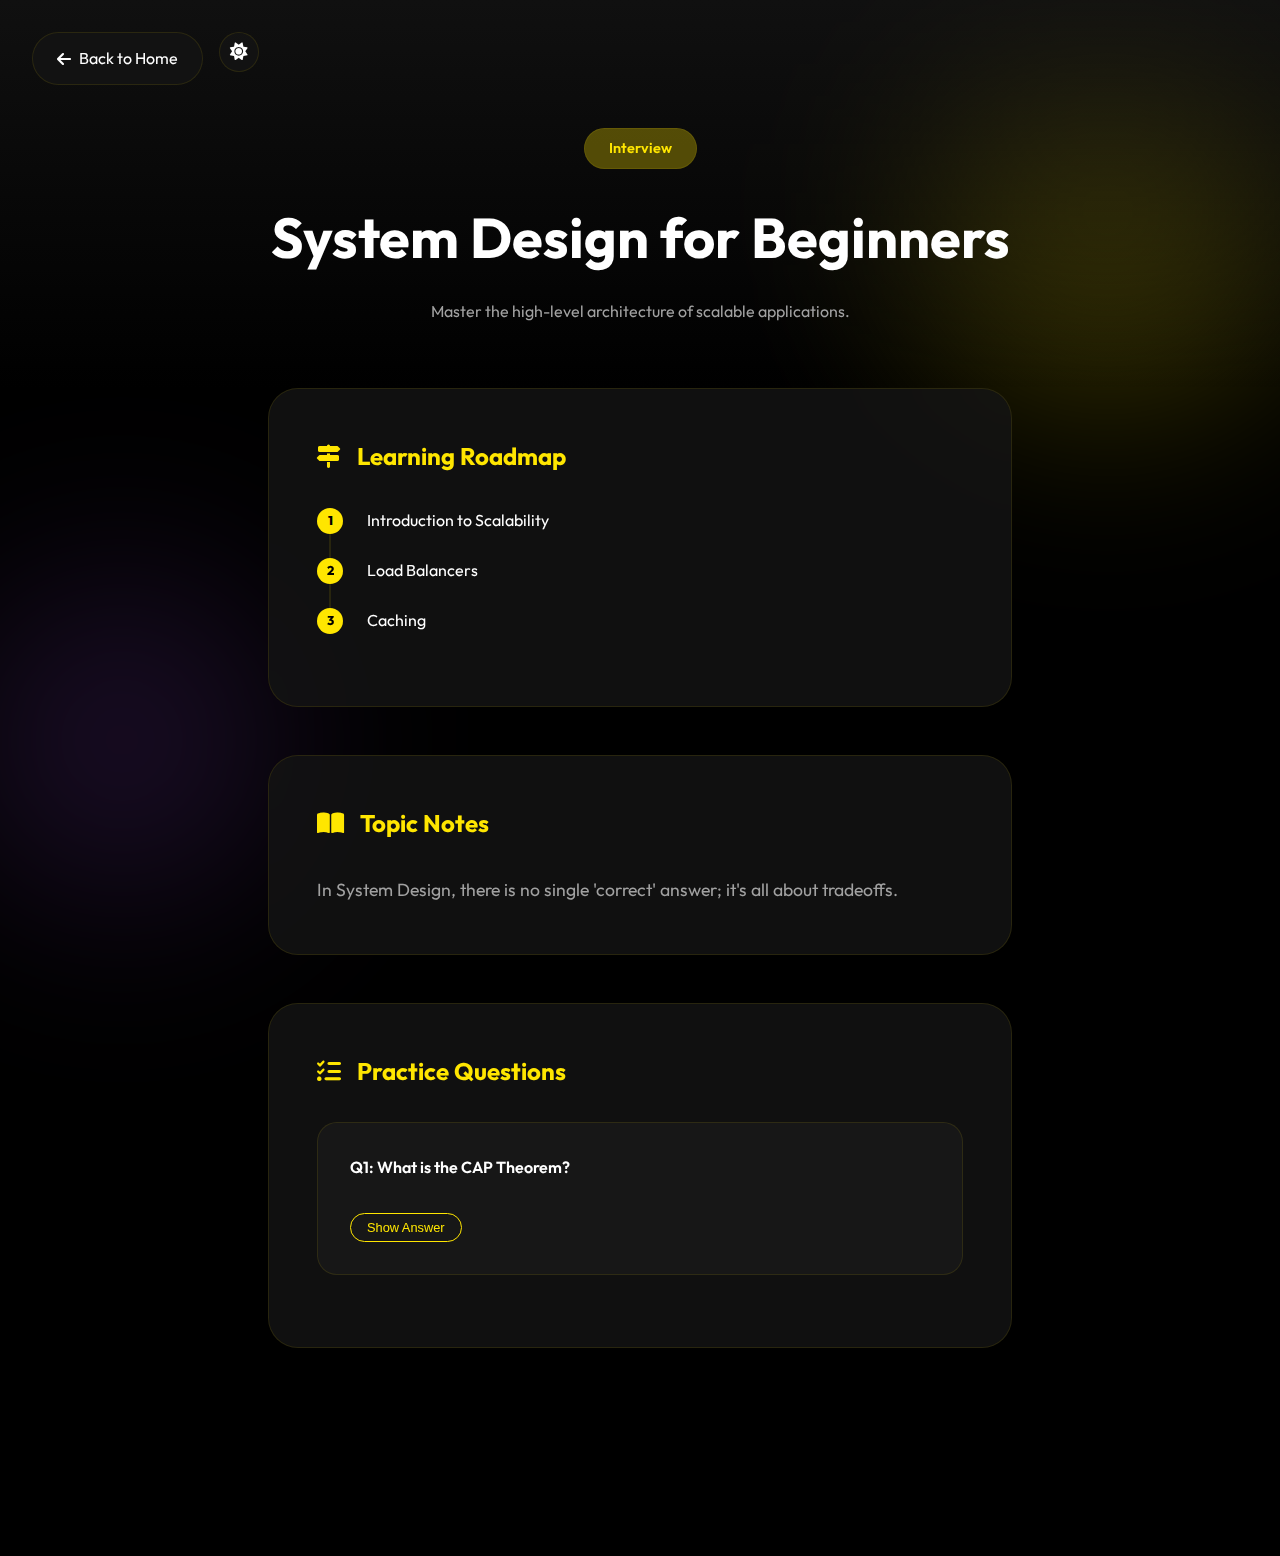
<file: docs/prep_3.html>
<!DOCTYPE html>
<html lang="en">

<head>
    <meta charset="UTF-8">
    <meta name="viewport" content="width=device-width, initial-scale=1.0">
    <title>System Design for Beginners | LMT JOBS Preparation</title>
    <link rel="stylesheet" href="style.css">
    <link rel="stylesheet" href="https://cdnjs.cloudflare.com/ajax/libs/font-awesome/6.4.0/css/all.min.css">
    <style>
        .detail-header {
            padding: 8rem 10% 4rem;
            background: linear-gradient(to bottom, var(--card-bg), transparent);
            text-align: center;
        }

        .category-badge {
            background: var(--accent-glow);
            color: var(--accent-color);
            padding: 0.5rem 1.5rem;
            border-radius: 50px;
            font-size: 0.9rem;
            font-weight: 600;
            display: inline-block;
            margin-bottom: 1.5rem;
            border: 1px solid var(--border-color);
        }

        .detail-container {
            max-width: 1000px;
            margin: 0 auto;
            padding: 0 10% 10rem;
        }

        .content-card {
            background: var(--card-bg);
            border: 1px solid var(--border-color);
            border-radius: 30px;
            padding: 3rem;
            backdrop-filter: var(--glass-blur);
            margin-bottom: 3rem;
        }

        .section-header {
            display: flex;
            align-items: center;
            gap: 1rem;
            margin-bottom: 2rem;
            color: var(--accent-color);
        }

        .section-header i {
            font-size: 1.5rem;
        }

        .roadmap-list {
            list-style: none;
        }

        .roadmap-item {
            display: flex;
            align-items: center;
            gap: 1.5rem;
            margin-bottom: 1.5rem;
            position: relative;
        }

        .roadmap-item::before {
            content: '';
            position: absolute;
            left: 12px;
            top: 24px;
            bottom: -24px;
            width: 2px;
            background: var(--border-color);
        }

        .roadmap-item:last-child::before {
            display: none;
        }

        .step-num {
            width: 26px;
            height: 26px;
            background: var(--accent-color);
            border-radius: 50%;
            display: flex;
            align-items: center;
            justify-content: center;
            color: var(--bg-color);
            font-weight: 800;
            font-size: 0.8rem;
            position: relative;
            z-index: 1;
        }

        .notes-content {
            line-height: 1.8;
            color: var(--text-secondary);
            font-size: 1.1rem;
        }

        .question-card {
            background: rgba(255, 255, 255, 0.03);
            border: 1px solid var(--border-color);
            padding: 2rem;
            border-radius: 20px;
            margin-bottom: 1.5rem;
        }

        .question-text {
            font-weight: 600;
            margin-bottom: 1rem;
            display: block;
        }

        .answer-box {
            padding: 1rem;
            background: rgba(255, 230, 0, 0.05);
            border-left: 4px solid var(--accent-color);
            border-radius: 4px;
            font-family: monospace;
            display: none;
        }

        .show-answer {
            background: transparent;
            border: 1px solid var(--accent-color);
            color: var(--accent-color);
            padding: 0.4rem 1rem;
            border-radius: 50px;
            cursor: pointer;
            font-size: 0.8rem;
            margin-top: 1rem;
            transition: var(--transition);
        }

        .show-answer:hover {
            background: var(--accent-color);
            color: black;
        }

        .back-btn {
            position: fixed;
            top: 2rem;
            left: 2rem;
            z-index: 1001;
            background: var(--card-bg);
            border: 1px solid var(--border-color);
            color: var(--text-primary);
            padding: 0.8rem 1.5rem;
            border-radius: 50px;
            text-decoration: none;
            backdrop-filter: var(--glass-blur);
            display: flex;
            align-items: center;
            gap: 0.5rem;
            transition: var(--transition);
        }

        .back-btn:hover {
            border-color: var(--accent-color);
            color: var(--accent-color);
        }
    </style>
</head>

<body>
    <div style="position: fixed; top: 2rem; left: 2rem; z-index: 1001; display: flex; gap: 1rem;">
        <a href="index.html" class="back-btn" style="position: static; margin: 0;"><i class="fas fa-arrow-left"></i> Back to
            Home</a>
        <button class="theme-toggle" id="themeToggle">
            <i class="fas fa-sun"></i>
        </button>
    </div>

    <header class="detail-header">
        <span class="category-badge">Interview</span>
        <h1 style="font-size: 3.5rem; margin-bottom: 1rem;">System Design for Beginners</h1>
        <p style="color: var(--text-secondary); max-width: 600px; margin: 0 auto;">Master the high-level architecture of scalable applications.</p>
    </header>

    <div class="detail-container">
        <!-- Roadmap Section -->
        <div class="content-card">
            <div class="section-header">
                <i class="fas fa-map-signs"></i>
                <h2>Learning Roadmap</h2>
            </div>
            <ul class="roadmap-list">
                
                <li class="roadmap-item">
                    <div class="step-num">1</div>
                    <span>Introduction to Scalability</span>
                </li>
                
                <li class="roadmap-item">
                    <div class="step-num">2</div>
                    <span>Load Balancers</span>
                </li>
                
                <li class="roadmap-item">
                    <div class="step-num">3</div>
                    <span>Caching</span>
                </li>
                
            </ul>
        </div>

        <!-- Notes Section -->
        <div class="content-card">
            <div class="section-header">
                <i class="fas fa-book-open"></i>
                <h2>Topic Notes</h2>
            </div>
            <div class="notes-content">
                In System Design, there is no single 'correct' answer; it's all about tradeoffs.
            </div>
        </div>

        <!-- Practice Section -->
        <div class="content-card">
            <div class="section-header">
                <i class="fas fa-tasks"></i>
                <h2>Practice Questions</h2>
            </div>
            
            <div class="question-card">
                <span class="question-text">Q1: What is the CAP Theorem?</span>
                <button class="show-answer" onclick="toggleAnswer(this)">Show Answer</button>
                <div class="answer-box">
                    Ans: Consistency, Availability, and Partition Tolerance.
                </div>
            </div>
            
        </div>
    </div>

    <script src="main.js"></script>
    <script>
        function toggleAnswer(btn) {
            const box = btn.nextElementSibling;
            if (box.style.display === 'block') {
                box.style.display = 'none';
                btn.innerText = 'Show Answer';
            } else {
                box.style.display = 'block';
                btn.innerText = 'Hide Answer';
            }
        }
    </script>
</body>

</html>
</file>
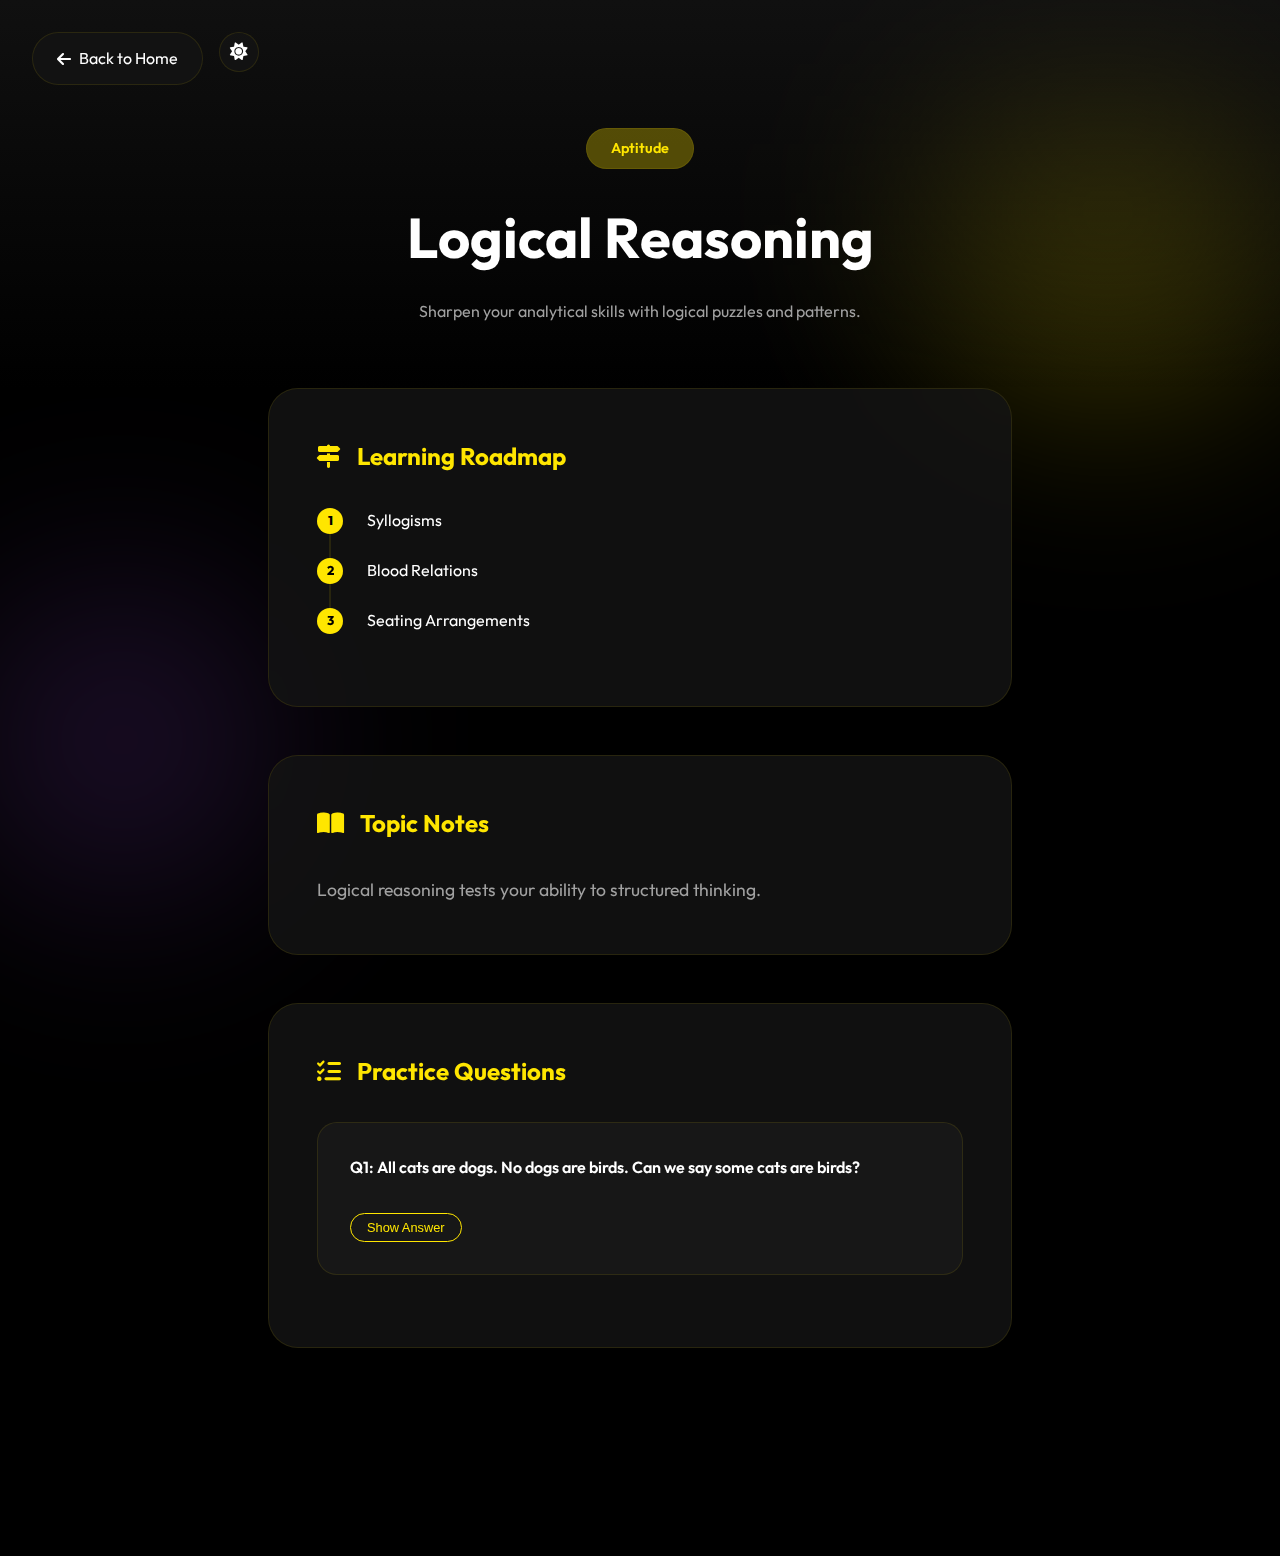
<file: docs/prep_4.html>
<!DOCTYPE html>
<html lang="en">

<head>
    <meta charset="UTF-8">
    <meta name="viewport" content="width=device-width, initial-scale=1.0">
    <title>Logical Reasoning | LMT JOBS Preparation</title>
    <link rel="stylesheet" href="style.css">
    <link rel="stylesheet" href="https://cdnjs.cloudflare.com/ajax/libs/font-awesome/6.4.0/css/all.min.css">
    <style>
        .detail-header {
            padding: 8rem 10% 4rem;
            background: linear-gradient(to bottom, var(--card-bg), transparent);
            text-align: center;
        }

        .category-badge {
            background: var(--accent-glow);
            color: var(--accent-color);
            padding: 0.5rem 1.5rem;
            border-radius: 50px;
            font-size: 0.9rem;
            font-weight: 600;
            display: inline-block;
            margin-bottom: 1.5rem;
            border: 1px solid var(--border-color);
        }

        .detail-container {
            max-width: 1000px;
            margin: 0 auto;
            padding: 0 10% 10rem;
        }

        .content-card {
            background: var(--card-bg);
            border: 1px solid var(--border-color);
            border-radius: 30px;
            padding: 3rem;
            backdrop-filter: var(--glass-blur);
            margin-bottom: 3rem;
        }

        .section-header {
            display: flex;
            align-items: center;
            gap: 1rem;
            margin-bottom: 2rem;
            color: var(--accent-color);
        }

        .section-header i {
            font-size: 1.5rem;
        }

        .roadmap-list {
            list-style: none;
        }

        .roadmap-item {
            display: flex;
            align-items: center;
            gap: 1.5rem;
            margin-bottom: 1.5rem;
            position: relative;
        }

        .roadmap-item::before {
            content: '';
            position: absolute;
            left: 12px;
            top: 24px;
            bottom: -24px;
            width: 2px;
            background: var(--border-color);
        }

        .roadmap-item:last-child::before {
            display: none;
        }

        .step-num {
            width: 26px;
            height: 26px;
            background: var(--accent-color);
            border-radius: 50%;
            display: flex;
            align-items: center;
            justify-content: center;
            color: var(--bg-color);
            font-weight: 800;
            font-size: 0.8rem;
            position: relative;
            z-index: 1;
        }

        .notes-content {
            line-height: 1.8;
            color: var(--text-secondary);
            font-size: 1.1rem;
        }

        .question-card {
            background: rgba(255, 255, 255, 0.03);
            border: 1px solid var(--border-color);
            padding: 2rem;
            border-radius: 20px;
            margin-bottom: 1.5rem;
        }

        .question-text {
            font-weight: 600;
            margin-bottom: 1rem;
            display: block;
        }

        .answer-box {
            padding: 1rem;
            background: rgba(255, 230, 0, 0.05);
            border-left: 4px solid var(--accent-color);
            border-radius: 4px;
            font-family: monospace;
            display: none;
        }

        .show-answer {
            background: transparent;
            border: 1px solid var(--accent-color);
            color: var(--accent-color);
            padding: 0.4rem 1rem;
            border-radius: 50px;
            cursor: pointer;
            font-size: 0.8rem;
            margin-top: 1rem;
            transition: var(--transition);
        }

        .show-answer:hover {
            background: var(--accent-color);
            color: black;
        }

        .back-btn {
            position: fixed;
            top: 2rem;
            left: 2rem;
            z-index: 1001;
            background: var(--card-bg);
            border: 1px solid var(--border-color);
            color: var(--text-primary);
            padding: 0.8rem 1.5rem;
            border-radius: 50px;
            text-decoration: none;
            backdrop-filter: var(--glass-blur);
            display: flex;
            align-items: center;
            gap: 0.5rem;
            transition: var(--transition);
        }

        .back-btn:hover {
            border-color: var(--accent-color);
            color: var(--accent-color);
        }
    </style>
</head>

<body>
    <div style="position: fixed; top: 2rem; left: 2rem; z-index: 1001; display: flex; gap: 1rem;">
        <a href="index.html" class="back-btn" style="position: static; margin: 0;"><i class="fas fa-arrow-left"></i> Back to
            Home</a>
        <button class="theme-toggle" id="themeToggle">
            <i class="fas fa-sun"></i>
        </button>
    </div>

    <header class="detail-header">
        <span class="category-badge">Aptitude</span>
        <h1 style="font-size: 3.5rem; margin-bottom: 1rem;">Logical Reasoning</h1>
        <p style="color: var(--text-secondary); max-width: 600px; margin: 0 auto;">Sharpen your analytical skills with logical puzzles and patterns.</p>
    </header>

    <div class="detail-container">
        <!-- Roadmap Section -->
        <div class="content-card">
            <div class="section-header">
                <i class="fas fa-map-signs"></i>
                <h2>Learning Roadmap</h2>
            </div>
            <ul class="roadmap-list">
                
                <li class="roadmap-item">
                    <div class="step-num">1</div>
                    <span>Syllogisms</span>
                </li>
                
                <li class="roadmap-item">
                    <div class="step-num">2</div>
                    <span>Blood Relations</span>
                </li>
                
                <li class="roadmap-item">
                    <div class="step-num">3</div>
                    <span>Seating Arrangements</span>
                </li>
                
            </ul>
        </div>

        <!-- Notes Section -->
        <div class="content-card">
            <div class="section-header">
                <i class="fas fa-book-open"></i>
                <h2>Topic Notes</h2>
            </div>
            <div class="notes-content">
                Logical reasoning tests your ability to structured thinking.
            </div>
        </div>

        <!-- Practice Section -->
        <div class="content-card">
            <div class="section-header">
                <i class="fas fa-tasks"></i>
                <h2>Practice Questions</h2>
            </div>
            
            <div class="question-card">
                <span class="question-text">Q1: All cats are dogs. No dogs are birds. Can we say some cats are birds?</span>
                <button class="show-answer" onclick="toggleAnswer(this)">Show Answer</button>
                <div class="answer-box">
                    Ans: No.
                </div>
            </div>
            
        </div>
    </div>

    <script src="main.js"></script>
    <script>
        function toggleAnswer(btn) {
            const box = btn.nextElementSibling;
            if (box.style.display === 'block') {
                box.style.display = 'none';
                btn.innerText = 'Show Answer';
            } else {
                box.style.display = 'block';
                btn.innerText = 'Hide Answer';
            }
        }
    </script>
</body>

</html>
</file>
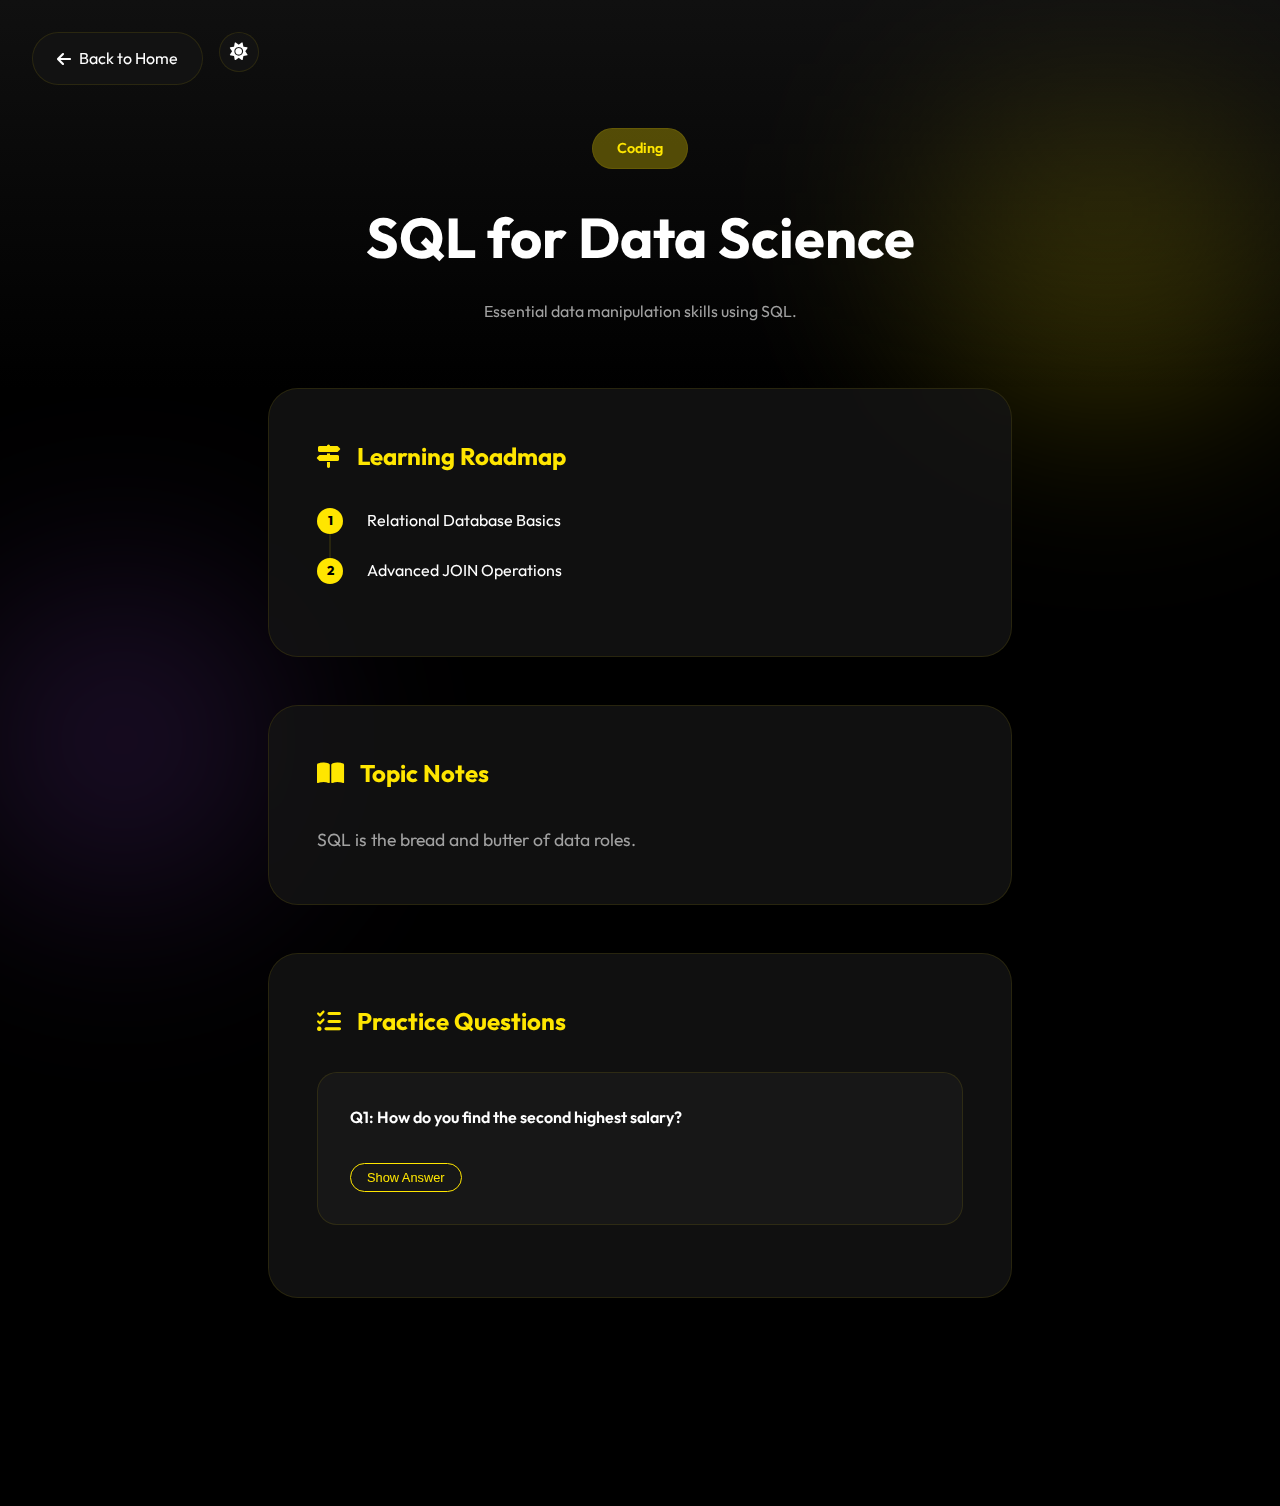
<file: docs/prep_5.html>
<!DOCTYPE html>
<html lang="en">

<head>
    <meta charset="UTF-8">
    <meta name="viewport" content="width=device-width, initial-scale=1.0">
    <title>SQL for Data Science | LMT JOBS Preparation</title>
    <link rel="stylesheet" href="style.css">
    <link rel="stylesheet" href="https://cdnjs.cloudflare.com/ajax/libs/font-awesome/6.4.0/css/all.min.css">
    <style>
        .detail-header {
            padding: 8rem 10% 4rem;
            background: linear-gradient(to bottom, var(--card-bg), transparent);
            text-align: center;
        }

        .category-badge {
            background: var(--accent-glow);
            color: var(--accent-color);
            padding: 0.5rem 1.5rem;
            border-radius: 50px;
            font-size: 0.9rem;
            font-weight: 600;
            display: inline-block;
            margin-bottom: 1.5rem;
            border: 1px solid var(--border-color);
        }

        .detail-container {
            max-width: 1000px;
            margin: 0 auto;
            padding: 0 10% 10rem;
        }

        .content-card {
            background: var(--card-bg);
            border: 1px solid var(--border-color);
            border-radius: 30px;
            padding: 3rem;
            backdrop-filter: var(--glass-blur);
            margin-bottom: 3rem;
        }

        .section-header {
            display: flex;
            align-items: center;
            gap: 1rem;
            margin-bottom: 2rem;
            color: var(--accent-color);
        }

        .section-header i {
            font-size: 1.5rem;
        }

        .roadmap-list {
            list-style: none;
        }

        .roadmap-item {
            display: flex;
            align-items: center;
            gap: 1.5rem;
            margin-bottom: 1.5rem;
            position: relative;
        }

        .roadmap-item::before {
            content: '';
            position: absolute;
            left: 12px;
            top: 24px;
            bottom: -24px;
            width: 2px;
            background: var(--border-color);
        }

        .roadmap-item:last-child::before {
            display: none;
        }

        .step-num {
            width: 26px;
            height: 26px;
            background: var(--accent-color);
            border-radius: 50%;
            display: flex;
            align-items: center;
            justify-content: center;
            color: var(--bg-color);
            font-weight: 800;
            font-size: 0.8rem;
            position: relative;
            z-index: 1;
        }

        .notes-content {
            line-height: 1.8;
            color: var(--text-secondary);
            font-size: 1.1rem;
        }

        .question-card {
            background: rgba(255, 255, 255, 0.03);
            border: 1px solid var(--border-color);
            padding: 2rem;
            border-radius: 20px;
            margin-bottom: 1.5rem;
        }

        .question-text {
            font-weight: 600;
            margin-bottom: 1rem;
            display: block;
        }

        .answer-box {
            padding: 1rem;
            background: rgba(255, 230, 0, 0.05);
            border-left: 4px solid var(--accent-color);
            border-radius: 4px;
            font-family: monospace;
            display: none;
        }

        .show-answer {
            background: transparent;
            border: 1px solid var(--accent-color);
            color: var(--accent-color);
            padding: 0.4rem 1rem;
            border-radius: 50px;
            cursor: pointer;
            font-size: 0.8rem;
            margin-top: 1rem;
            transition: var(--transition);
        }

        .show-answer:hover {
            background: var(--accent-color);
            color: black;
        }

        .back-btn {
            position: fixed;
            top: 2rem;
            left: 2rem;
            z-index: 1001;
            background: var(--card-bg);
            border: 1px solid var(--border-color);
            color: var(--text-primary);
            padding: 0.8rem 1.5rem;
            border-radius: 50px;
            text-decoration: none;
            backdrop-filter: var(--glass-blur);
            display: flex;
            align-items: center;
            gap: 0.5rem;
            transition: var(--transition);
        }

        .back-btn:hover {
            border-color: var(--accent-color);
            color: var(--accent-color);
        }
    </style>
</head>

<body>
    <div style="position: fixed; top: 2rem; left: 2rem; z-index: 1001; display: flex; gap: 1rem;">
        <a href="index.html" class="back-btn" style="position: static; margin: 0;"><i class="fas fa-arrow-left"></i> Back to
            Home</a>
        <button class="theme-toggle" id="themeToggle">
            <i class="fas fa-sun"></i>
        </button>
    </div>

    <header class="detail-header">
        <span class="category-badge">Coding</span>
        <h1 style="font-size: 3.5rem; margin-bottom: 1rem;">SQL for Data Science</h1>
        <p style="color: var(--text-secondary); max-width: 600px; margin: 0 auto;">Essential data manipulation skills using SQL.</p>
    </header>

    <div class="detail-container">
        <!-- Roadmap Section -->
        <div class="content-card">
            <div class="section-header">
                <i class="fas fa-map-signs"></i>
                <h2>Learning Roadmap</h2>
            </div>
            <ul class="roadmap-list">
                
                <li class="roadmap-item">
                    <div class="step-num">1</div>
                    <span>Relational Database Basics</span>
                </li>
                
                <li class="roadmap-item">
                    <div class="step-num">2</div>
                    <span>Advanced JOIN Operations</span>
                </li>
                
            </ul>
        </div>

        <!-- Notes Section -->
        <div class="content-card">
            <div class="section-header">
                <i class="fas fa-book-open"></i>
                <h2>Topic Notes</h2>
            </div>
            <div class="notes-content">
                SQL is the bread and butter of data roles.
            </div>
        </div>

        <!-- Practice Section -->
        <div class="content-card">
            <div class="section-header">
                <i class="fas fa-tasks"></i>
                <h2>Practice Questions</h2>
            </div>
            
            <div class="question-card">
                <span class="question-text">Q1: How do you find the second highest salary?</span>
                <button class="show-answer" onclick="toggleAnswer(this)">Show Answer</button>
                <div class="answer-box">
                    Ans: Using subqueries or LIMIT/OFFSET.
                </div>
            </div>
            
        </div>
    </div>

    <script src="main.js"></script>
    <script>
        function toggleAnswer(btn) {
            const box = btn.nextElementSibling;
            if (box.style.display === 'block') {
                box.style.display = 'none';
                btn.innerText = 'Show Answer';
            } else {
                box.style.display = 'block';
                btn.innerText = 'Hide Answer';
            }
        }
    </script>
</body>

</html>
</file>
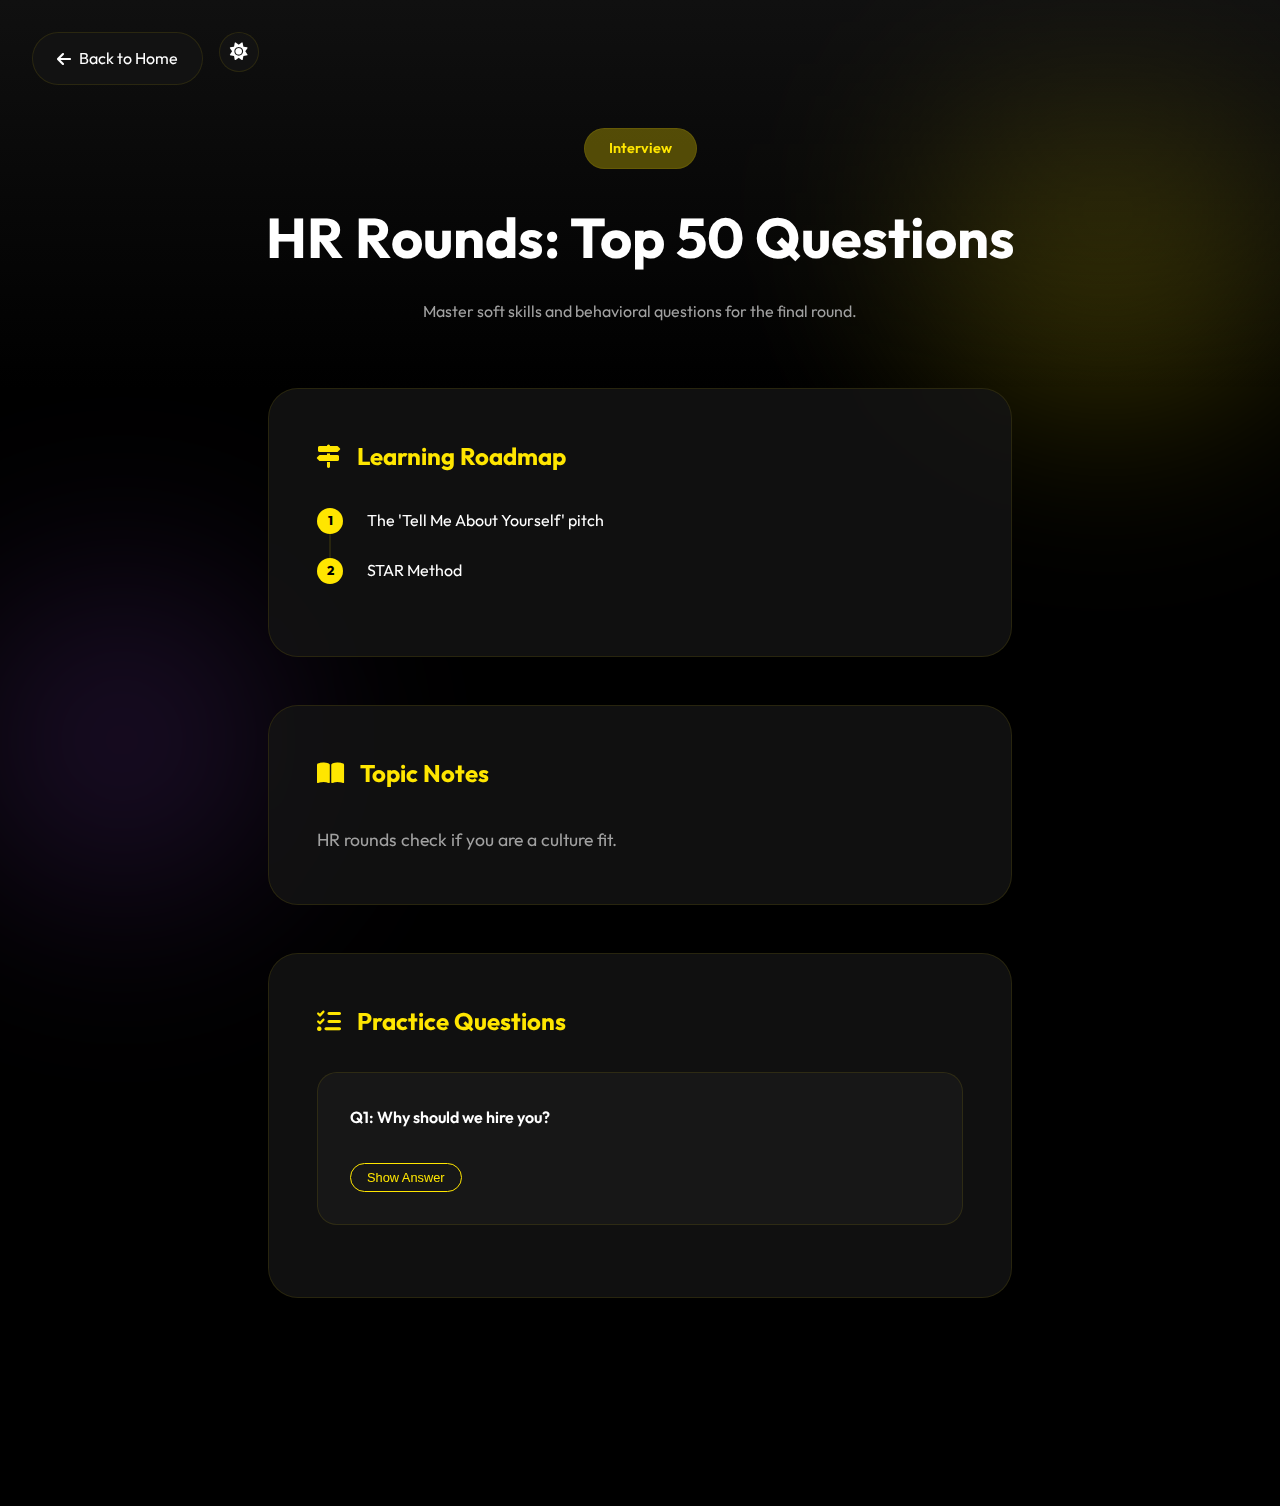
<file: docs/prep_6.html>
<!DOCTYPE html>
<html lang="en">

<head>
    <meta charset="UTF-8">
    <meta name="viewport" content="width=device-width, initial-scale=1.0">
    <title>HR Rounds: Top 50 Questions | LMT JOBS Preparation</title>
    <link rel="stylesheet" href="style.css">
    <link rel="stylesheet" href="https://cdnjs.cloudflare.com/ajax/libs/font-awesome/6.4.0/css/all.min.css">
    <style>
        .detail-header {
            padding: 8rem 10% 4rem;
            background: linear-gradient(to bottom, var(--card-bg), transparent);
            text-align: center;
        }

        .category-badge {
            background: var(--accent-glow);
            color: var(--accent-color);
            padding: 0.5rem 1.5rem;
            border-radius: 50px;
            font-size: 0.9rem;
            font-weight: 600;
            display: inline-block;
            margin-bottom: 1.5rem;
            border: 1px solid var(--border-color);
        }

        .detail-container {
            max-width: 1000px;
            margin: 0 auto;
            padding: 0 10% 10rem;
        }

        .content-card {
            background: var(--card-bg);
            border: 1px solid var(--border-color);
            border-radius: 30px;
            padding: 3rem;
            backdrop-filter: var(--glass-blur);
            margin-bottom: 3rem;
        }

        .section-header {
            display: flex;
            align-items: center;
            gap: 1rem;
            margin-bottom: 2rem;
            color: var(--accent-color);
        }

        .section-header i {
            font-size: 1.5rem;
        }

        .roadmap-list {
            list-style: none;
        }

        .roadmap-item {
            display: flex;
            align-items: center;
            gap: 1.5rem;
            margin-bottom: 1.5rem;
            position: relative;
        }

        .roadmap-item::before {
            content: '';
            position: absolute;
            left: 12px;
            top: 24px;
            bottom: -24px;
            width: 2px;
            background: var(--border-color);
        }

        .roadmap-item:last-child::before {
            display: none;
        }

        .step-num {
            width: 26px;
            height: 26px;
            background: var(--accent-color);
            border-radius: 50%;
            display: flex;
            align-items: center;
            justify-content: center;
            color: var(--bg-color);
            font-weight: 800;
            font-size: 0.8rem;
            position: relative;
            z-index: 1;
        }

        .notes-content {
            line-height: 1.8;
            color: var(--text-secondary);
            font-size: 1.1rem;
        }

        .question-card {
            background: rgba(255, 255, 255, 0.03);
            border: 1px solid var(--border-color);
            padding: 2rem;
            border-radius: 20px;
            margin-bottom: 1.5rem;
        }

        .question-text {
            font-weight: 600;
            margin-bottom: 1rem;
            display: block;
        }

        .answer-box {
            padding: 1rem;
            background: rgba(255, 230, 0, 0.05);
            border-left: 4px solid var(--accent-color);
            border-radius: 4px;
            font-family: monospace;
            display: none;
        }

        .show-answer {
            background: transparent;
            border: 1px solid var(--accent-color);
            color: var(--accent-color);
            padding: 0.4rem 1rem;
            border-radius: 50px;
            cursor: pointer;
            font-size: 0.8rem;
            margin-top: 1rem;
            transition: var(--transition);
        }

        .show-answer:hover {
            background: var(--accent-color);
            color: black;
        }

        .back-btn {
            position: fixed;
            top: 2rem;
            left: 2rem;
            z-index: 1001;
            background: var(--card-bg);
            border: 1px solid var(--border-color);
            color: var(--text-primary);
            padding: 0.8rem 1.5rem;
            border-radius: 50px;
            text-decoration: none;
            backdrop-filter: var(--glass-blur);
            display: flex;
            align-items: center;
            gap: 0.5rem;
            transition: var(--transition);
        }

        .back-btn:hover {
            border-color: var(--accent-color);
            color: var(--accent-color);
        }
    </style>
</head>

<body>
    <div style="position: fixed; top: 2rem; left: 2rem; z-index: 1001; display: flex; gap: 1rem;">
        <a href="index.html" class="back-btn" style="position: static; margin: 0;"><i class="fas fa-arrow-left"></i> Back to
            Home</a>
        <button class="theme-toggle" id="themeToggle">
            <i class="fas fa-sun"></i>
        </button>
    </div>

    <header class="detail-header">
        <span class="category-badge">Interview</span>
        <h1 style="font-size: 3.5rem; margin-bottom: 1rem;">HR Rounds: Top 50 Questions</h1>
        <p style="color: var(--text-secondary); max-width: 600px; margin: 0 auto;">Master soft skills and behavioral questions for the final round.</p>
    </header>

    <div class="detail-container">
        <!-- Roadmap Section -->
        <div class="content-card">
            <div class="section-header">
                <i class="fas fa-map-signs"></i>
                <h2>Learning Roadmap</h2>
            </div>
            <ul class="roadmap-list">
                
                <li class="roadmap-item">
                    <div class="step-num">1</div>
                    <span>The 'Tell Me About Yourself' pitch</span>
                </li>
                
                <li class="roadmap-item">
                    <div class="step-num">2</div>
                    <span>STAR Method</span>
                </li>
                
            </ul>
        </div>

        <!-- Notes Section -->
        <div class="content-card">
            <div class="section-header">
                <i class="fas fa-book-open"></i>
                <h2>Topic Notes</h2>
            </div>
            <div class="notes-content">
                HR rounds check if you are a culture fit.
            </div>
        </div>

        <!-- Practice Section -->
        <div class="content-card">
            <div class="section-header">
                <i class="fas fa-tasks"></i>
                <h2>Practice Questions</h2>
            </div>
            
            <div class="question-card">
                <span class="question-text">Q1: Why should we hire you?</span>
                <button class="show-answer" onclick="toggleAnswer(this)">Show Answer</button>
                <div class="answer-box">
                    Ans: Align your skills with the company mission.
                </div>
            </div>
            
        </div>
    </div>

    <script src="main.js"></script>
    <script>
        function toggleAnswer(btn) {
            const box = btn.nextElementSibling;
            if (box.style.display === 'block') {
                box.style.display = 'none';
                btn.innerText = 'Show Answer';
            } else {
                box.style.display = 'block';
                btn.innerText = 'Hide Answer';
            }
        }
    </script>
</body>

</html>
</file>
<file: docs/style.css>
@import url('https://fonts.googleapis.com/css2?family=Outfit:wght@300;400;600;800&display=swap');

:root {
    --bg-color: #000000;
    --card-bg: rgba(20, 20, 20, 0.8);
    --border-color: rgba(255, 230, 0, 0.1);
    --accent-color: #ffe600;
    --accent-glow: rgba(255, 230, 0, 0.3);
    --secondary-color: #ff9900;
    --text-primary: #ffffff;
    --text-secondary: #a1a1a1;
    --nav-bg: rgba(5, 6, 11, 0.8);
    --glass-blur: blur(16px);
    --transition: all 0.4s cubic-bezier(0.16, 1, 0.3, 1);
    --modal-overlay: rgba(0, 0, 0, 0.8);
}

[data-theme="light"] {
    --bg-color: #f8fafc;
    --card-bg: #ffffff;
    --border-color: rgba(0, 0, 0, 0.05);
    --accent-color: #f59e0b;
    --accent-glow: rgba(245, 158, 11, 0.1);
    --secondary-color: #d97706;
    --text-primary: #0f172a;
    --text-secondary: #64748b;
    --nav-bg: rgba(255, 255, 255, 0.8);
    --modal-overlay: rgba(255, 255, 255, 0.8);
}

html {
    scroll-behavior: smooth;
}

* {
    margin: 0;
    padding: 0;
    box-sizing: border-box;
}

body {
    font-family: 'Outfit', sans-serif;
    background-color: var(--bg-color);
    color: var(--text-primary);
    overflow-x: hidden;
    line-height: 1.6;
}

/* Background Gradients */
body::before {
    content: '';
    position: fixed;
    top: -10%;
    right: -10%;
    width: 600px;
    height: 600px;
    background: radial-gradient(circle, var(--accent-glow) 0%, transparent 70%);
    z-index: -1;
    filter: blur(80px);
}

body::after {
    content: '';
    position: fixed;
    bottom: -10%;
    left: -10%;
    width: 500px;
    height: 500px;
    background: radial-gradient(circle, rgba(168, 85, 247, 0.2) 0%, transparent 70%);
    z-index: -1;
    filter: blur(80px);
}

/* Navbar */
nav {
    display: flex;
    justify-content: space-between;
    align-items: center;
    padding: 1rem 10%;
    background: var(--nav-bg);
    backdrop-filter: var(--glass-blur);
    position: sticky;
    top: 0;
    z-index: 1000;
    border-bottom: 1px solid var(--border-color);
}

.logo {
    font-size: 1.8rem;
    font-weight: 800;
    background: linear-gradient(135deg, var(--accent-color), var(--secondary-color));
    -webkit-background-clip: text;
    background-clip: text;
    -webkit-text-fill-color: transparent;
    letter-spacing: -0.5px;
}

.nav-links {
    display: flex;
    gap: 2.5rem;
}

.nav-links a {
    text-decoration: none;
    color: var(--text-primary);
    font-weight: 500;
    font-size: 0.95rem;
    transition: var(--transition);
    opacity: 0.8;
}

.nav-links a:hover {
    color: var(--accent-color);
    opacity: 1;
}

.btn-login {
    background: var(--accent-color);
    padding: 0.6rem 1.5rem;
    border-radius: 50px;
    font-weight: 600;
    border: none;
    color: white;
    cursor: pointer;
    box-shadow: 0 4px 15px var(--accent-glow);
    transition: var(--transition);
}

.btn-login:hover {
    transform: translateY(-2px);
    box-shadow: 0 6px 20px var(--accent-glow);
}

.theme-toggle {
    background: var(--card-bg);
    border: 1px solid var(--border-color);
    color: var(--text-primary);
    width: 40px;
    height: 40px;
    border-radius: 50%;
    display: flex;
    align-items: center;
    justify-content: center;
    cursor: pointer;
    transition: var(--transition);
    font-size: 1.1rem;
}

.theme-toggle:hover {
    border-color: var(--accent-color);
    color: var(--accent-color);
}

/* Hero Section */
.hero {
    padding: 6rem 10% 4rem;
    max-width: 1400px;
    margin: 0 auto;
    display: flex;
    flex-direction: column;
    align-items: center;
    text-align: center;
}

.hero h1 {
    font-size: 4rem;
    font-weight: 800;
    line-height: 1.1;
    margin-bottom: 1.5rem;
}

.hero h1 span {
    color: var(--accent-color);
}

.hero p {
    font-size: 1.2rem;
    color: var(--text-secondary);
    max-width: 700px;
    margin-bottom: 3rem;
}

.search-container {
    width: 100%;
    max-width: 800px;
    background: var(--card-bg);
    padding: 0.5rem;
    border-radius: 100px;
    border: 1px solid var(--border-color);
    display: flex;
    align-items: center;
    backdrop-filter: var(--glass-blur);
    box-shadow: 0 10px 30px rgba(0, 0, 0, 0.1);
}

.search-container input {
    flex: 1;
    background: transparent;
    border: none;
    outline: none;
    color: var(--text-primary);
    padding: 1rem 1.5rem;
    font-size: 1.1rem;
    font-family: inherit;
}

.search-container button {
    background: var(--accent-color);
    color: white;
    border: none;
    padding: 1rem 2.5rem;
    border-radius: 100px;
    font-weight: 600;
    cursor: pointer;
    transition: var(--transition);
}

/* Main Content */
main {
    padding: 4rem 10%;
    max-width: 1400px;
    margin: 0 auto;
}

.section-title {
    font-size: 2.2rem;
    margin-bottom: 2.5rem;
    display: flex;
    justify-content: space-between;
    align-items: center;
}

.section-title span {
    font-size: 1rem;
    color: var(--accent-color);
    text-transform: uppercase;
    letter-spacing: 2px;
}

/* Job Cards */
.jobs-grid {
    display: grid;
    grid-template-columns: repeat(auto-fill, minmax(320px, 1fr));
    gap: 2rem;
    margin-bottom: 5rem;
}

.job-card {
    background: var(--card-bg);
    border: 1px solid var(--border-color);
    padding: 2rem;
    border-radius: 20px;
    transition: var(--transition);
    cursor: pointer;
    position: relative;
    overflow: hidden;
}

.job-card::before {
    content: '';
    position: absolute;
    top: 0;
    left: 0;
    width: 4px;
    height: 100%;
    background: var(--accent-color);
    opacity: 0;
    transition: var(--transition);
}

.job-card:hover {
    background: rgba(255, 255, 255, 0.05);
    border-color: rgba(255, 255, 255, 0.2);
    transform: translateY(-8px);
}

.job-card:hover::before {
    opacity: 1;
}

.job-card h3 {
    margin-bottom: 0.5rem;
    font-size: 1.4rem;
}

.company {
    color: var(--accent-color);
    font-weight: 600;
    margin-bottom: 1rem;
}

.job-details {
    display: flex;
    flex-direction: column;
    gap: 0.5rem;
    color: var(--text-secondary);
    font-size: 0.9rem;
    margin-bottom: 1.5rem;
}

.job-footer {
    display: flex;
    justify-content: space-between;
    align-items: center;
    border-top: 1px solid var(--border-color);
    padding-top: 1rem;
}

/* Modal Styles */
.modal {
    display: none;
    position: fixed;
    z-index: 2000;
    left: 0;
    top: 0;
    width: 100%;
    height: 100%;
    background-color: var(--modal-overlay);
    backdrop-filter: blur(8px);
    align-items: center;
    justify-content: center;
    animation: fadeIn 0.3s ease;
}

.modal-content {
    background: var(--card-bg);
    border: 1px solid var(--border-color);
    padding: 3rem;
    border-radius: 30px;
    width: 100%;
    max-width: 450px;
    position: relative;
    box-shadow: 0 25px 50px -12px rgba(0, 0, 0, 0.5);
}

.close-modal {
    position: absolute;
    right: 1.5rem;
    top: 1.5rem;
    font-size: 1.5rem;
    cursor: pointer;
    opacity: 0.5;
    transition: var(--transition);
}

.close-modal:hover {
    opacity: 1;
    color: var(--accent-color);
}

.modal h2 {
    font-size: 2rem;
    margin-bottom: 0.5rem;
}

.modal p {
    color: var(--text-secondary);
    margin-bottom: 2rem;
}

.input-group {
    margin-bottom: 1.5rem;
    text-align: left;
}

.input-group label {
    display: block;
    margin-bottom: 0.5rem;
    font-size: 0.9rem;
    font-weight: 500;
}

.input-group input {
    width: 100%;
    background: rgba(var(--text-primary), 0.05);
    border: 1px solid var(--border-color);
    padding: 1rem;
    border-radius: 12px;
    color: var(--text-primary);
    outline: none;
    transition: var(--transition);
}

.input-group input:focus {
    border-color: var(--accent-color);
    background: rgba(255, 255, 255, 0.08);
}

.modal-footer {
    margin-top: 2rem;
    font-size: 0.9rem;
    color: var(--text-secondary);
}

.modal-footer a {
    color: var(--accent-color);
    text-decoration: none;
    font-weight: 600;
}

.divider {
    display: flex;
    align-items: center;
    text-align: center;
    margin: 1.5rem 0;
    color: var(--text-secondary);
    font-size: 0.8rem;
}

.divider::before,
.divider::after {
    content: '';
    flex: 1;
    border-bottom: 1px solid var(--border-color);
}

.divider span {
    padding: 0 1rem;
    font-weight: 500;
}

.btn-google {
    width: 100%;
    background: white;
    color: #1f1f1f;
    border: none;
    padding: 0.8rem;
    border-radius: 12px;
    font-weight: 600;
    display: flex;
    align-items: center;
    justify-content: center;
    gap: 0.8rem;
    cursor: pointer;
    transition: var(--transition);
}

.btn-google img {
    width: 20px;
}

.btn-google:hover {
    background: #f1f1f1;
    transform: translateY(-2px);
    box-shadow: 0 5px 15px rgba(255, 255, 255, 0.1);
}

.salary {
    font-weight: 700;
    color: var(--accent-color);
}

.posted {
    font-size: 0.8rem;
    opacity: 0.7;
}

/* Preparation Prep Cards */
.prep-grid {
    display: grid;
    grid-template-columns: repeat(auto-fill, minmax(280px, 1fr));
    gap: 2rem;
}

.prep-card {
    background: linear-gradient(135deg, rgba(30, 41, 59, 0.5), rgba(15, 23, 42, 0.5));
    border: 1px solid var(--border-color);
    padding: 2.5rem 2rem;
    border-radius: 24px;
    text-align: center;
    transition: var(--transition);
}

.prep-card:hover {
    border-color: var(--secondary-color);
    box-shadow: 0 0 30px rgba(168, 85, 247, 0.1);
    transform: scale(1.02);
}

.prep-icon {
    font-size: 3rem;
    margin-bottom: 1.5rem;
    display: block;
}

.prep-card h4 {
    font-size: 1.3rem;
    margin-bottom: 1rem;
}

.prep-card p {
    color: var(--text-secondary);
    font-size: 0.95rem;
    margin-bottom: 1.5rem;
}

.btn-outline {
    border: 1px solid var(--border-color);
    background: transparent;
    color: var(--text-primary);
    padding: 0.5rem 1.2rem;
    border-radius: 50px;
    cursor: pointer;
    transition: var(--transition);
}

.btn-outline:hover {
    background: var(--text-primary);
    color: var(--bg-color);
}

/* Responsive */
@media (max-width: 768px) {
    .hero h1 {
        font-size: 2.5rem;
    }

    .nav-links {
        display: none;
    }

    main {
        padding: 4rem 5%;
    }
}

/* Micro-animations */
@keyframes fadeIn {
    from {
        opacity: 0;
        transform: translateY(20px);
    }

    to {
        opacity: 1;
        transform: translateY(0);
    }
}

.job-card,
.prep-card {
    animation: fadeIn 0.6s ease-out forwards;
}
</file>
